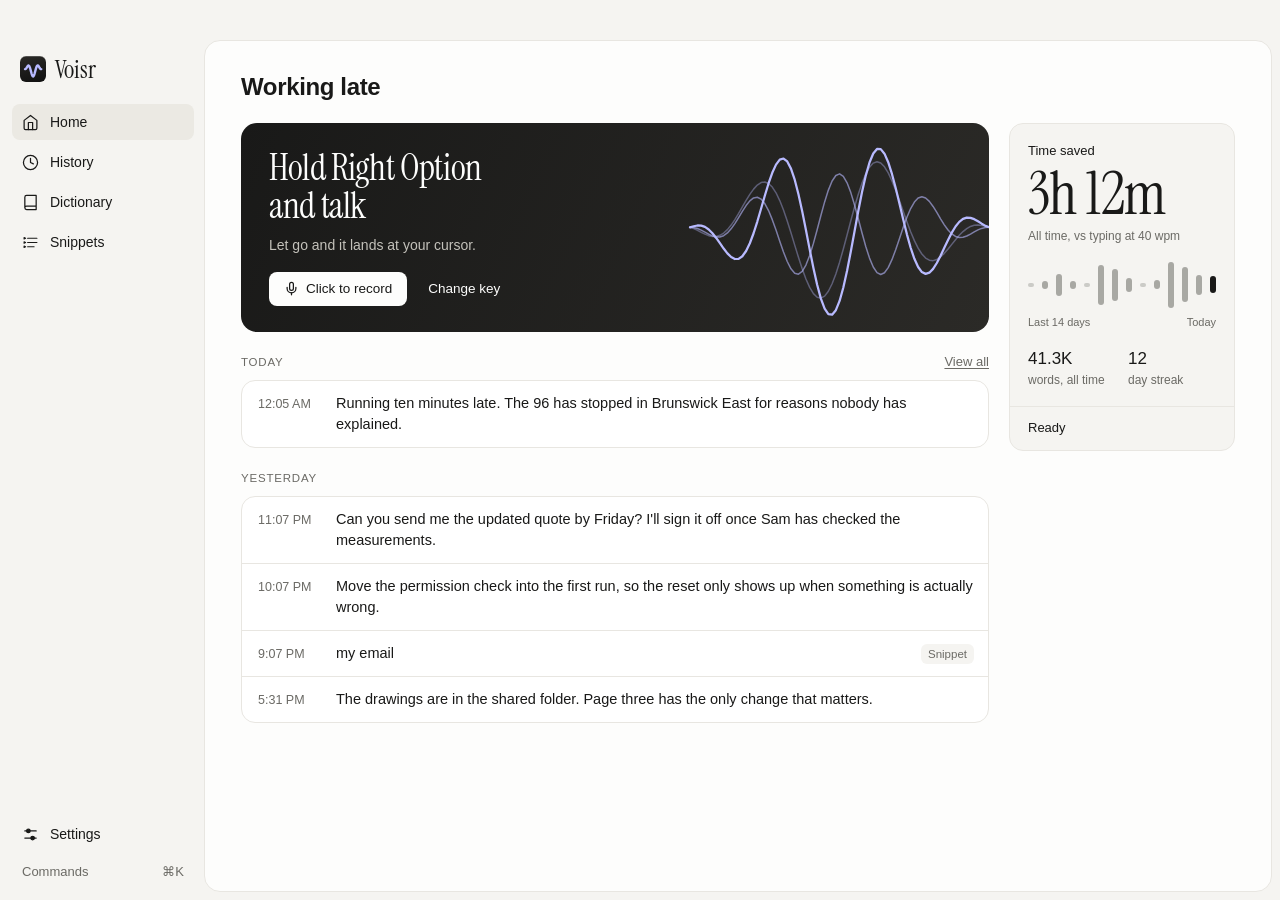
<file: voisr/web/index.html>
<!DOCTYPE html>
<html lang="en">
<head>
<meta charset="UTF-8">
<meta name="viewport" content="width=device-width, initial-scale=1">
<title>Voisr</title>
<link rel="stylesheet" href="css/tokens.css">
<link rel="stylesheet" href="css/base.css">
<link rel="stylesheet" href="css/components.css">
<link rel="stylesheet" href="css/views.css">
<link rel="stylesheet" href="css/first-run.css">
<script>
  /* Resolve the stored preference before paint. main.js re-applies this once
     the config has loaded; until then, follow the system. */
  document.documentElement.dataset.appearance =
    window.matchMedia("(prefers-color-scheme: dark)").matches ? "dark" : "light";
</script>
</head>
<body>
<div class="shell">

  <aside class="sidebar">
    <div class="brand">
      <span class="brand-mark" aria-hidden="true">
        <svg viewBox="0 0 100 100" fill="none" stroke="currentColor" stroke-width="12" stroke-linecap="round" stroke-linejoin="round"><path id="brand-wave" d="M10.00 50.00L11.82 48.92L13.64 47.61L15.45 46.53L17.27 45.97L19.09 46.14L20.91 47.18L22.73 49.15L24.55 51.98L26.36 55.53L28.18 59.55L30.00 63.76L31.82 67.78L33.64 71.28L35.45 73.92L37.27 75.42L39.09 75.57L40.91 74.27L42.73 71.53L44.55 67.47L46.36 62.30L48.18 56.36L50.00 50.00L51.82 43.64L53.64 37.70L55.45 32.53L57.27 28.47L59.09 25.73L60.91 24.43L62.73 24.58L64.55 26.08L66.36 28.72L68.18 32.22L70.00 36.24L71.82 40.45L73.64 44.47L75.45 48.02L77.27 50.85L79.09 52.82L80.91 53.86L82.73 54.03L84.55 53.47L86.36 52.39L88.18 51.08L90.00 50.00"/></svg>
      </span>
      <span class="brand-name">Voisr</span>
    </div>

    <nav class="nav" aria-label="Main">
      <span class="nav-glide" id="nav-glide" aria-hidden="true"></span>
      <button class="nav-item active" id="nav-home" data-view="home">
        <svg viewBox="0 0 24 24" fill="none" stroke="currentColor" stroke-width="1.75" stroke-linecap="round" stroke-linejoin="round" aria-hidden="true"><path d="m3 9 9-7 9 7v11a2 2 0 0 1-2 2H5a2 2 0 0 1-2-2z"/><polyline points="9 22 9 12 15 12 15 22"/></svg>
        Home
      </button>
      <button class="nav-item" data-view="history">
        <svg viewBox="0 0 24 24" fill="none" stroke="currentColor" stroke-width="1.75" stroke-linecap="round" stroke-linejoin="round" aria-hidden="true"><circle cx="12" cy="12" r="10"/><polyline points="12 6 12 12 16 14"/></svg>
        History
      </button>
      <button class="nav-item" data-view="dictionary">
        <svg viewBox="0 0 24 24" fill="none" stroke="currentColor" stroke-width="1.75" stroke-linecap="round" stroke-linejoin="round" aria-hidden="true"><path d="M4 19.5v-15A2.5 2.5 0 0 1 6.5 2H20v20H6.5a2.5 2.5 0 0 1 0-5H20"/></svg>
        Dictionary
      </button>
      <button class="nav-item" data-view="snippets">
        <svg viewBox="0 0 24 24" fill="none" stroke="currentColor" stroke-width="1.75" stroke-linecap="round" stroke-linejoin="round" aria-hidden="true"><path d="M8 6h13"/><path d="M8 12h13"/><path d="M8 18h9"/><path d="m3 5 2 1-2 1z"/><path d="m3 11 2 1-2 1z"/><path d="m3 17 2 1-2 1z"/></svg>
        Snippets
      </button>
      <button class="nav-item nav-settings" data-view="settings">
        <svg viewBox="0 0 24 24" fill="none" stroke="currentColor" stroke-width="1.75" stroke-linecap="round" stroke-linejoin="round" aria-hidden="true"><line x1="4" x2="20" y1="7" y2="7"/><circle cx="9" cy="7" r="2.5" fill="currentColor"/><line x1="4" x2="20" y1="17" y2="17"/><circle cx="15" cy="17" r="2.5" fill="currentColor"/></svg>
        Settings
      </button>
    </nav>

    <div class="sidebar-foot">
      <button type="button" class="commands-btn" id="commands-open">
        <span>Commands</span><span>⌘K</span>
      </button>
    </div>
  </aside>

  <main class="main">

    <!-- HOME -->
    <section class="view" id="view-home">
      <header class="page-head">
        <h1 id="greeting">Welcome back</h1>
      </header>

      <div class="home-layout">
        <div class="home-main">
          <!-- The key hint and click to record. Hidden while a permission or a
               stopped listener makes "hold this key" untrue: #perm-strip takes
               its place. See apply() in js/views/home.js. -->
          <section class="banner home-hero" id="home-hero" aria-label="Dictate">
            <div class="banner-wave" id="home-wave" data-wave></div>
            <!-- Both layers share one grid cell, so a recording can't change the
                 banner's height. -->
            <div class="hero-copy">
              <div class="hero-layer hero-idle">
                <h2 class="banner-title">Hold <span id="ptt-key-name">your key</span><br>and talk</h2>
                <p class="banner-sub" id="home-hint">Let go and it lands at your cursor.</p>
              </div>
              <div class="hero-layer hero-live">
                <h2 class="banner-title"><span id="record-title"></span> <span class="hero-time" id="record-time">0:00</span></h2>
                <p class="banner-sub" id="record-status" role="status"></p>
              </div>
            </div>
            <p class="hero-error" id="record-error" role="alert"></p>
            <div class="banner-actions">
              <button id="record-btn" class="btn-on-hero" type="button">
                <svg class="record-icon" viewBox="0 0 24 24" fill="none" stroke="currentColor" stroke-width="2" stroke-linecap="round" stroke-linejoin="round" aria-hidden="true"><path d="M12 2a3 3 0 0 0-3 3v7a3 3 0 0 0 6 0V5a3 3 0 0 0-3-3z"/><path d="M19 10v2a7 7 0 0 1-14 0v-2"/><line x1="12" x2="12" y1="19" y2="22"/></svg>
                <span id="record-label">Click to record</span>
              </button>
              <button id="change-key" class="btn-ghost-on-hero" type="button">Change key</button>
            </div>
          </section>

          <div id="perm-strip" class="perm-strip" aria-live="polite" hidden></div>

          <div class="home-feed">
            <button class="link-btn home-view-all" id="home-view-all" type="button" data-view="history" hidden>View all</button>
            <div id="recent-groups"></div>
            <p id="recent-empty" class="empty" hidden>Nothing yet. Your dictations land here, newest first.</p>
          </div>
        </div>

        <aside class="home-stats" aria-label="Your stats">
          <div class="stats-body">
            <div class="stat-lead">Time saved</div>
            <div class="stat-hero" id="stat-saved">0m</div>
            <p class="stat-note">All time, vs typing at 40 wpm</p>
            <div class="stat-wave-block" id="stat-wave-block" hidden>
              <div class="stat-wave" id="stat-wave" role="img"></div>
              <div class="stat-wave-axis" aria-hidden="true"><span>Last 14 days</span><span>Today</span></div>
            </div>
            <div class="stat-pair">
              <div><div class="stat-num" id="stat-words">0</div><div class="stat-unit">words, all time</div></div>
              <div><div class="stat-num" id="stat-streak">0</div><div class="stat-unit">day streak</div></div>
            </div>
          </div>
          <div class="home-status" id="home-status" aria-live="polite"></div>
        </aside>
      </div>
    </section>

    <!-- HISTORY -->
    <section class="view" id="view-history" hidden>
      <header class="page-head">
        <h1>History</h1>
        <div class="export-control">
          <button id="history-export" class="btn-primary" type="button"
                  aria-haspopup="true" aria-expanded="false">Export…</button>
          <div id="export-popover" class="popover" hidden>
            <p class="popover-title">Export all dictations</p>
            <button type="button" class="export-fmt" id="export-fmt-txt" data-fmt="txt">Plain text (.txt)</button>
            <button type="button" class="export-fmt" id="export-fmt-md" data-fmt="md">Markdown (.md)</button>
            <button type="button" class="export-fmt" id="export-fmt-json" data-fmt="json">JSON (.json)</button>
          </div>
        </div>
      </header>

      <section class="banner" id="history-banner">
        <div class="banner-wave" data-wave></div>
        <h2 class="banner-title">Your history stays on this Mac</h2>
        <p class="banner-sub">Search it, copy it, export it. Voisr doesn't keep it anywhere else.</p>
      </section>

      <div class="search-field" id="history-search-field">
        <svg viewBox="0 0 24 24" fill="none" stroke="currentColor" stroke-width="2" stroke-linecap="round" stroke-linejoin="round" aria-hidden="true"><circle cx="11" cy="11" r="8"/><path d="m21 21-4.3-4.3"/></svg>
        <input id="history-search" type="search" aria-label="Search dictations"
               placeholder="Search dictations  ⌘F" autocomplete="off">
      </div>

      <div id="history-groups"></div>
      <button id="history-more" class="btn-secondary history-more" type="button" hidden>Load more</button>
      <p id="history-empty" class="empty" hidden></p>
    </section>

    <!-- DICTIONARY -->
    <section class="view" id="view-dictionary" hidden>
      <header class="page-head">
        <h1>Dictionary</h1>
        <button id="dict-add" class="btn-primary" type="button">Add new</button>
      </header>

      <div class="tabs">
        <div class="tab-list" id="dict-tabs" role="group" aria-label="Filter words">
          <button class="tab active" type="button" aria-pressed="true" data-tab="all">All<span class="tab-count" id="dict-count-all"></span></button>
          <button class="tab" type="button" aria-pressed="false" data-tab="suggestions">Suggestions<span class="tab-count" id="dict-count-suggestions"></span></button>
          <button class="tab" type="button" aria-pressed="false" data-tab="auto">Auto-added<span class="tab-count" id="dict-count-auto"></span></button>
        </div>
        <div class="tab-tools">
          <input id="dict-search" class="tab-search" type="search" aria-label="Filter words"
                 placeholder="Filter words" autocomplete="off" hidden>
          <button id="dict-search-open" class="icon-btn" type="button" aria-label="Filter words" aria-expanded="false">
            <svg viewBox="0 0 24 24" fill="none" stroke="currentColor" stroke-width="2" stroke-linecap="round" stroke-linejoin="round" aria-hidden="true"><circle cx="11" cy="11" r="8"/><path d="m21 21-4.3-4.3"/></svg>
          </button>
        </div>
      </div>

      <form id="dict-form" class="group add-form" hidden>
        <div class="field">
          <label for="dict-spoken">Heard as</label>
          <input id="dict-spoken" type="text" placeholder="trademake" autocomplete="off" required>
        </div>
        <div class="field">
          <label for="dict-written">Replace with</label>
          <input id="dict-written" type="text" placeholder="TradeMate" autocomplete="off" required>
        </div>
        <div class="add-form-actions">
          <button type="submit" class="btn-primary">Add</button>
          <button type="button" id="dict-cancel" class="btn-quiet">Cancel</button>
        </div>
      </form>

      <section class="banner" id="dict-banner" hidden>
        <div class="banner-wave" data-wave></div>
        <h2 class="banner-title">Teach it the words it gets <em>wrong</em></h2>
        <p class="banner-sub">Map what it heard to what you meant. Each variant needs its own line.</p>
        <div class="banner-actions">
          <button id="dict-banner-add" class="btn-on-hero" type="button">Add a word</button>
        </div>
        <button id="dict-banner-close" class="banner-close" type="button" aria-label="Dismiss">
          <svg viewBox="0 0 24 24" fill="none" stroke="currentColor" stroke-width="2" stroke-linecap="round" stroke-linejoin="round" aria-hidden="true"><path d="M18 6 6 18"/><path d="m6 6 12 12"/></svg>
        </button>
      </section>

      <div id="dict-suggestions" hidden>
        <div class="date-row"><h2 class="date-label">Suggestions from your corrections</h2></div>
        <ul id="dict-suggestion-list" class="item-list suggest-list"></ul>
      </div>

      <div id="dict-words">
        <div class="date-row"><h2 class="date-label" id="dict-words-label">Your words</h2></div>
        <ul id="dict-list" class="item-list list-card"></ul>
      </div>
      <p id="dict-empty" class="empty" hidden></p>
    </section>

    <!-- SNIPPETS -->
    <section class="view" id="view-snippets" hidden>
      <header class="page-head">
        <h1>Snippets</h1>
        <button id="snippet-add" class="btn-primary" type="button">Add new</button>
      </header>

      <form id="snippet-form" class="group add-form snippet-form" hidden>
        <div class="field">
          <label for="snippet-trigger">When I say</label>
          <input id="snippet-trigger" type="text" placeholder="my email" autocomplete="off" required>
        </div>
        <div class="field">
          <label for="snippet-text">Paste this</label>
          <textarea id="snippet-text" rows="4" placeholder="you@example.com" spellcheck="false"></textarea>
        </div>
        <div class="add-form-actions">
          <button type="submit" class="btn-primary">Add</button>
          <button type="button" id="snippet-cancel" class="btn-quiet">Cancel</button>
        </div>
      </form>

      <section class="banner" id="snippet-banner" hidden>
        <div class="banner-wave" data-wave></div>
        <h2 class="banner-title">Say the short <em>version</em></h2>
        <p class="banner-sub">Say a phrase on its own and Voisr pastes your saved text, exactly as you wrote it.</p>
        <div class="banner-extra">
          <div class="banner-chips"><span class="banner-chip chip-said">“my email”</span><span class="chip-arrow" aria-hidden="true">→</span><span class="banner-chip">you@example.com</span></div>
          <div class="banner-chips"><span class="banner-chip chip-said">“sign off”</span><span class="chip-arrow" aria-hidden="true">→</span><span class="banner-chip">Thanks, Sam</span></div>
        </div>
        <div class="banner-actions">
          <button id="snippet-banner-add" class="btn-on-hero" type="button">Add a snippet</button>
        </div>
        <button id="snippet-banner-close" class="banner-close" type="button" aria-label="Dismiss">
          <svg viewBox="0 0 24 24" fill="none" stroke="currentColor" stroke-width="2" stroke-linecap="round" stroke-linejoin="round" aria-hidden="true"><path d="M18 6 6 18"/><path d="m6 6 12 12"/></svg>
        </button>
      </section>

      <div id="snippet-words">
        <div class="date-row"><h2 class="date-label">Your snippets</h2></div>
        <ul id="snippet-list" class="item-list list-card"></ul>
      </div>
      <p id="snippet-empty" class="empty" hidden></p>
      <p class="page-note">In a sentence, the phrase stays as spoken. History shows only the phrase.</p>
    </section>

  </main>
</div>

<!-- FIRST RUN -->
<!-- Covers the whole window until it's finished; js/views/first-run.js fills it. -->
<div id="first-run" class="first-run" hidden>
  <div id="first-run-progress" class="first-run-progress" role="img">
    <span></span><span></span><span></span>
  </div>
  <div id="first-run-step" class="first-run-step"></div>
</div>

<!-- SETTINGS -->
<!-- A pop-up over whichever page is open, not a page of its own. -->
<div id="settings-scrim" class="settings-scrim" tabindex="-1" hidden>
  <div id="settings-dialog" class="settings-dialog" role="dialog" aria-modal="true" aria-label="Settings" tabindex="-1">
    <nav id="settings-nav" class="settings-nav" aria-label="Settings sections">
      <span class="date-label settings-nav-title">Settings</span>
      <button type="button" class="settings-nav-item" data-section="dictation">
        <svg viewBox="0 0 24 24" fill="none" stroke="currentColor" stroke-width="1.75" stroke-linecap="round" stroke-linejoin="round" aria-hidden="true"><path d="M12 2a3 3 0 0 0-3 3v7a3 3 0 0 0 6 0V5a3 3 0 0 0-3-3z"/><path d="M19 10v2a7 7 0 0 1-14 0v-2"/><line x1="12" x2="12" y1="19" y2="22"/></svg>
        Dictation
      </button>
      <button type="button" class="settings-nav-item" data-section="models">
        <svg viewBox="0 0 24 24" fill="none" stroke="currentColor" stroke-width="1.75" stroke-linecap="round" stroke-linejoin="round" aria-hidden="true"><rect width="16" height="16" x="4" y="4" rx="2"/><rect width="6" height="6" x="9" y="9" rx="1"/><path d="M9 1v3"/><path d="M15 1v3"/><path d="M9 20v3"/><path d="M15 20v3"/><path d="M20 9h3"/><path d="M20 14h3"/><path d="M1 9h3"/><path d="M1 14h3"/></svg>
        Models
      </button>
      <button type="button" class="settings-nav-item" data-section="key">
        <svg viewBox="0 0 24 24" fill="none" stroke="currentColor" stroke-width="1.75" stroke-linecap="round" stroke-linejoin="round" aria-hidden="true"><rect width="20" height="14" x="2" y="5" rx="2"/><path d="M6 9h.01"/><path d="M10 9h.01"/><path d="M14 9h.01"/><path d="M18 9h.01"/><path d="M7 15h10"/></svg>
        Push-to-talk
      </button>
      <button type="button" class="settings-nav-item" data-section="appearance">
        <svg viewBox="0 0 24 24" fill="none" stroke="currentColor" stroke-width="1.75" stroke-linecap="round" stroke-linejoin="round" aria-hidden="true"><circle cx="12" cy="12" r="10"/><path d="M12 2a10 10 0 0 0 0 20z" fill="currentColor"/></svg>
        Appearance
      </button>
      <button type="button" class="settings-nav-item" data-section="privacy">
        <svg viewBox="0 0 24 24" fill="none" stroke="currentColor" stroke-width="1.75" stroke-linecap="round" stroke-linejoin="round" aria-hidden="true"><path d="M20 13c0 5-3.5 7.5-7.7 9a1 1 0 0 1-.6 0C7.5 20.5 4 18 4 13V6a1 1 0 0 1 1-1c2 0 4.5-1.2 6.2-2.7a1.2 1.2 0 0 1 1.6 0C14.5 3.8 17 5 19 5a1 1 0 0 1 1 1z"/></svg>
        Privacy &amp; data
      </button>
    </nav>

    <div id="settings-body" class="settings-body">
      <section class="settings-section" data-section="dictation">
        <h1 class="heading-serif settings-title">Dictation</h1>
        <div class="group">
          <div class="setting-row has-more">
            <div class="setting-copy">
              <h3>Auto-paste in hotkey mode</h3>
              <p class="setting-desc">Paste straight into the app you're in. Needs Accessibility.</p>
              <details class="more">
                <summary>How consecutive dictations join</summary>
                <p class="setting-desc">With screen context on, Voisr reads the text around your cursor and adds a space only after a word or sentence. Where it can't read the field, dictations in the same app within five minutes are joined with a space, unless you typed or clicked the mouse in between.</p>
              </details>
            </div>
            <label class="switch">
              <input type="checkbox" id="paste-toggle" aria-label="Auto-paste in hotkey mode">
              <span class="slider" aria-hidden="true"></span>
            </label>
          </div>
          <div class="setting-row">
            <div class="setting-copy">
              <h3>Clipboard fallback</h3>
              <p class="setting-desc">Copied when auto-paste is off or blocked. After a successful auto-paste your previous clipboard is put back.</p>
            </div>
            <span class="pill">Automatic</span>
          </div>
          <div class="setting-row has-more">
            <div class="setting-copy">
              <h3>Keep model loaded</h3>
              <p class="setting-desc">Keeps the next dictation from waiting on a model load. Holds about 0.7&nbsp;GB for Small while loaded.</p>
              <details class="more">
                <summary>More</summary>
                <p class="setting-desc">Voisr loads the model when you start talking and keeps it in memory, so the next dictation skips the model load. That saved roughly half a second to a second in tests, and varies. While it is loaded it uses about 0.7&nbsp;GB of memory for Small and 0.3&nbsp;GB for Base (more for bigger models), then frees it after the time you pick. &ldquo;Immediately&rdquo; reloads the model for every dictation and keeps no memory. Everything stays on this Mac.</p>
              </details>
            </div>
            <select id="unload-select" class="select" aria-label="Keep model loaded">
              <option value="never">Never unload</option>
              <option value="immediately">Immediately</option>
              <option value="min2">After 2 minutes</option>
              <option value="min5">After 5 minutes</option>
              <option value="min10">After 10 minutes</option>
              <option value="min15">After 15 minutes</option>
              <option value="hour1">After 1 hour</option>
            </select>
          </div>
        </div>
      </section>

      <section class="settings-section" data-section="models" hidden>
        <h1 class="heading-serif settings-title">Models</h1>
        <p class="settings-lead">All models run on this Mac and are English only. <span id="model-system"></span></p>
        <div id="model-list" class="group model-list"></div>
      </section>

      <section class="settings-section" data-section="key" hidden>
        <h1 class="heading-serif settings-title">Push-to-talk</h1>
        <div class="group">
          <div class="setting-row">
            <div class="setting-copy">
              <h3>Push-to-talk key</h3>
              <p class="setting-desc">Hold it in any app to dictate; release to transcribe and paste.</p>
              <p class="setting-status" id="hotkey-status"></p>
            </div>
            <div class="key-control" id="key-control">
              <kbd class="keycap" id="hotkey-cap" hidden></kbd>
              <span class="key-name" id="hotkey-current" aria-live="polite">…</span>
              <button type="button" class="btn-quiet" id="hotkey-capture">Change</button>
            </div>
          </div>
          <div class="setting-row">
            <div class="setting-copy">
              <h3>Recording widget</h3>
              <p class="setting-desc">Show the floating pill while you hold the key.</p>
            </div>
            <label class="switch">
              <input type="checkbox" id="widget-toggle" aria-label="Recording widget">
              <span class="slider" aria-hidden="true"></span>
            </label>
          </div>
          <div class="setting-row">
            <div class="setting-copy">
              <h3>Launch at login</h3>
              <p class="setting-desc">Start Voisr automatically so the key always works.</p>
            </div>
            <label class="switch">
              <input type="checkbox" id="launch-toggle" aria-label="Launch at login">
              <span class="slider" aria-hidden="true"></span>
            </label>
          </div>
        </div>
      </section>

      <section class="settings-section" data-section="appearance" hidden>
        <h1 class="heading-serif settings-title">Appearance</h1>
        <div class="settings-block">
          <h3 class="settings-subhead">Theme</h3>
          <div class="group">
            <div id="appearance-grid" class="pick-grid" role="radiogroup" aria-label="Theme"></div>
          </div>
        </div>
        <div class="settings-block">
          <h3 class="settings-subhead">Pill</h3>
          <div class="group">
            <div id="theme-grid" class="pick-grid" role="radiogroup" aria-label="Pill theme"></div>
            <div class="setting-row">
              <div class="setting-copy">
                <h3>Pill colour</h3>
                <p class="setting-desc">Recolour the bars, or Quiet's transcribing dots. The animation stays.</p>
              </div>
              <button type="button" id="color-open" class="btn-quiet swatch-btn" aria-expanded="false">
                <span class="swatch" id="color-swatch"></span>
                <span id="color-hex">Theme default</span>
              </button>
            </div>
          </div>
        </div>
      </section>

      <section class="settings-section" data-section="privacy" hidden>
        <h1 class="heading-serif settings-title">Privacy &amp; data</h1>
        <div class="settings-block">
          <div class="group">
            <div class="setting-row has-more">
              <div class="setting-copy">
                <h3>Read the text around your cursor</h3>
                <p class="setting-desc">Spells names on screen correctly and checks your paste landed. Never reads password fields or password managers.</p>
                <details class="more">
                  <summary>More</summary>
                  <p class="setting-desc">While you dictate, Voisr reads the app you are in: the field you are typing in, the window title and nearby labels. That spells names on screen correctly and checks that your paste landed. The text stays in memory for that dictation and is never saved. It never reads password fields or password managers. Off: Voisr reads no text from other apps.</p>
                </details>
              </div>
              <label class="switch">
                <input type="checkbox" id="screen-context-toggle" aria-label="Read the text around your cursor">
                <span class="slider" aria-hidden="true"></span>
              </label>
            </div>
            <div class="setting-row has-more">
              <div class="setting-copy">
                <h3>Learn from my corrections</h3>
                <p class="setting-desc">For up to a minute after a paste, re-reads that field to spot words you fixed. Only the corrected words are saved.</p>
                <details class="more">
                  <summary>More</summary>
                  <p class="setting-desc">For up to a minute after a paste, Voisr re-reads that field to spot words you fixed, and suggests them in Dictionary. Only the corrected words are saved. Needs reading the text around your cursor.</p>
                </details>
              </div>
              <label class="switch">
                <input type="checkbox" id="learn-toggle" aria-label="Learn from my corrections">
                <span class="slider" aria-hidden="true"></span>
              </label>
            </div>
            <div class="setting-row has-more">
              <div class="setting-copy">
                <h3>Add safe corrections automatically</h3>
                <p class="setting-desc">After the same fix twice, adds it if it only changes capitals or the spelling of one unusual word.</p>
                <details class="more">
                  <summary>More</summary>
                  <p class="setting-desc">After you make the same fix twice, Voisr adds it to Dictionary without asking, if it only changes capitals or the spelling of one unusual word. Never common words or numbers. Everything else waits for you to accept it, and Dictionary marks what was added so you can remove it.</p>
                </details>
              </div>
              <label class="switch">
                <input type="checkbox" id="auto-add-toggle" aria-label="Add safe corrections automatically">
                <span class="slider" aria-hidden="true"></span>
              </label>
            </div>
          </div>
        </div>
        <div class="settings-block">
          <div class="group">
            <div class="setting-row">
              <div class="setting-copy">
                <h3>Audio stays here</h3>
                <p class="setting-desc">Goes to a temp file, whisper.cpp transcribes it on this Mac, then it's deleted. No accounts, no telemetry.</p>
              </div>
            </div>
            <div class="setting-row">
              <div class="setting-copy">
                <h3>Clear all history</h3>
                <p class="setting-desc">Permanently delete every stored dictation. This cannot be undone.</p>
              </div>
              <button type="button" id="clear-history" class="btn-danger">Clear…</button>
            </div>
          </div>
        </div>
      </section>
    </div>
  </div>

  <!-- Beside the dialog, not in it: the scrolling pane would cut it off. -->
  <div id="color-popover" class="popover" role="dialog" aria-label="Pill colour" hidden>
    <div class="wheel-wrap">
      <canvas id="color-wheel" width="200" height="200" aria-label="Custom pill colour"></canvas>
      <div id="wheel-thumb" hidden></div>
    </div>
    <div class="pill-preview" id="color-preview"></div>
    <button type="button" class="btn-quiet" id="color-reset">Theme default</button>
  </div>
</div>

<div id="palette" class="palette-scrim" hidden>
  <div class="palette" role="dialog" aria-modal="true" aria-label="Command palette">
    <input id="palette-input" class="palette-input" type="text"
           placeholder="Type a command…" autocomplete="off" spellcheck="false">
    <ul id="palette-list" class="palette-list" role="listbox"></ul>
  </div>
</div>
<div id="toast" class="toast" role="status" aria-live="polite" hidden></div>
<script src="js/api.js"></script>
<script src="js/ui.js"></script>
<script src="js/lists.js"></script>
<script src="js/idle.js"></script>
<script src="js/wave.js"></script>
<script src="js/logo-wave.js"></script>
<script src="js/palette.js"></script>
<script src="js/meter.js"></script>
<script src="js/wave-meter.js"></script>
<script src="js/views/home.js"></script>
<script src="js/views/history.js"></script>
<script src="js/views/dictionary.js"></script>
<script src="js/views/snippets.js"></script>
<script src="js/views/settings.js"></script>
<script src="js/views/first-run.js"></script>
<script src="js/main.js"></script>
</body>
</html>
</file>
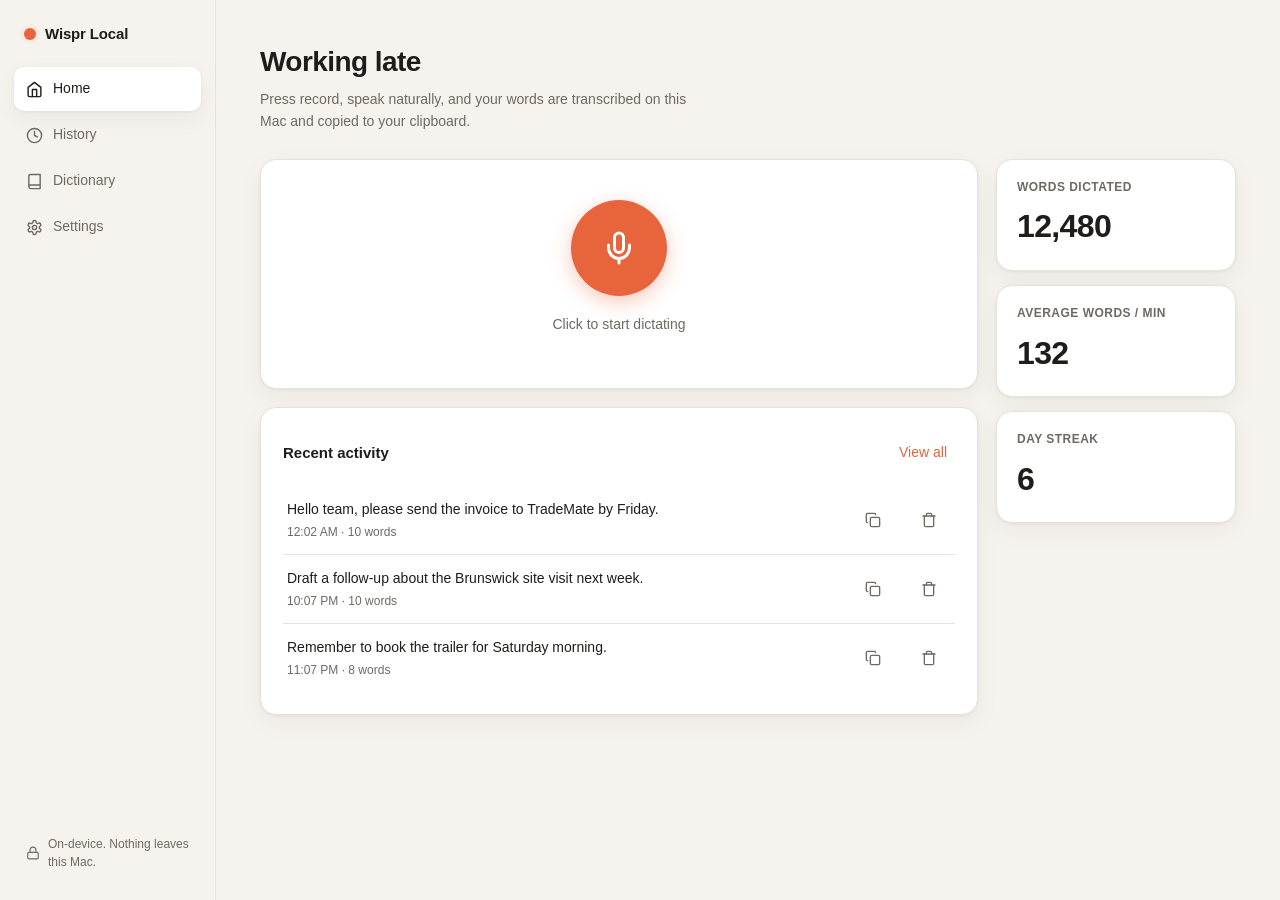
<file: wisprlocal/web/index.html>
<!DOCTYPE html>
<html lang="en">
<head>
<meta charset="UTF-8">
<meta name="viewport" content="width=device-width, initial-scale=1">
<title>Wispr Local</title>
<link rel="stylesheet" href="style.css">
</head>
<body>
<div class="shell">

  <aside class="sidebar">
    <div class="brand">
      <span class="brand-dot" aria-hidden="true"></span>
      <span class="brand-name">Wispr Local</span>
    </div>

    <nav class="nav" aria-label="Main">
      <button class="nav-item active" data-view="home">
        <svg viewBox="0 0 24 24" fill="none" stroke="currentColor" stroke-width="2" stroke-linecap="round" stroke-linejoin="round" aria-hidden="true"><path d="m3 9 9-7 9 7v11a2 2 0 0 1-2 2H5a2 2 0 0 1-2-2z"/><polyline points="9 22 9 12 15 12 15 22"/></svg>
        Home
      </button>
      <button class="nav-item" data-view="history">
        <svg viewBox="0 0 24 24" fill="none" stroke="currentColor" stroke-width="2" stroke-linecap="round" stroke-linejoin="round" aria-hidden="true"><circle cx="12" cy="12" r="10"/><polyline points="12 6 12 12 16 14"/></svg>
        History
      </button>
      <button class="nav-item" data-view="dictionary">
        <svg viewBox="0 0 24 24" fill="none" stroke="currentColor" stroke-width="2" stroke-linecap="round" stroke-linejoin="round" aria-hidden="true"><path d="M4 19.5v-15A2.5 2.5 0 0 1 6.5 2H20v20H6.5a2.5 2.5 0 0 1 0-5H20"/></svg>
        Dictionary
      </button>
      <button class="nav-item" data-view="settings">
        <svg viewBox="0 0 24 24" fill="none" stroke="currentColor" stroke-width="2" stroke-linecap="round" stroke-linejoin="round" aria-hidden="true"><path d="M12.22 2h-.44a2 2 0 0 0-2 2v.18a2 2 0 0 1-1 1.73l-.43.25a2 2 0 0 1-2 0l-.15-.08a2 2 0 0 0-2.73.73l-.22.38a2 2 0 0 0 .73 2.73l.15.1a2 2 0 0 1 1 1.72v.51a2 2 0 0 1-1 1.74l-.15.09a2 2 0 0 0-.73 2.73l.22.38a2 2 0 0 0 2.73.73l.15-.08a2 2 0 0 1 2 0l.43.25a2 2 0 0 1 1 1.73V20a2 2 0 0 0 2 2h.44a2 2 0 0 0 2-2v-.18a2 2 0 0 1 1-1.73l.43-.25a2 2 0 0 1 2 0l.15.08a2 2 0 0 0 2.73-.73l.22-.39a2 2 0 0 0-.73-2.73l-.15-.08a2 2 0 0 1-1-1.74v-.5a2 2 0 0 1 1-1.74l.15-.09a2 2 0 0 0 .73-2.73l-.22-.38a2 2 0 0 0-2.73-.73l-.15.08a2 2 0 0 1-2 0l-.43-.25a2 2 0 0 1-1-1.73V4a2 2 0 0 0-2-2z"/><circle cx="12" cy="12" r="3"/></svg>
        Settings
      </button>
    </nav>

    <div class="sidebar-foot">
      <svg viewBox="0 0 24 24" fill="none" stroke="currentColor" stroke-width="2" stroke-linecap="round" stroke-linejoin="round" aria-hidden="true"><rect width="18" height="11" x="3" y="11" rx="2" ry="2"/><path d="M7 11V7a5 5 0 0 1 10 0v4"/></svg>
      On-device. Nothing leaves this Mac.
    </div>
  </aside>

  <main class="main">

    <!-- HOME -->
    <section class="view" id="view-home">
      <header class="page-head">
        <h1 id="greeting">Welcome back</h1>
        <p class="sub">Press record, speak naturally, and your words are transcribed on this Mac and copied to your clipboard.</p>
      </header>

      <div class="home-grid">
        <div class="home-main">
          <div class="record-card card">
            <button id="record-btn" class="record-btn" aria-label="Start recording">
              <svg id="record-icon" viewBox="0 0 24 24" fill="none" stroke="currentColor" stroke-width="2" stroke-linecap="round" stroke-linejoin="round" aria-hidden="true"><path d="M12 2a3 3 0 0 0-3 3v7a3 3 0 0 0 6 0V5a3 3 0 0 0-3-3Z"/><path d="M19 10v2a7 7 0 0 1-14 0v-2"/><line x1="12" x2="12" y1="19" y2="22"/></svg>
            </button>
            <p id="record-status" class="record-status">Click to start dictating</p>
            <p id="record-error" class="record-error" role="alert"></p>
            <div id="record-result" class="record-result" hidden>
              <p id="result-text"></p>
              <span class="result-badge">
                <svg viewBox="0 0 24 24" fill="none" stroke="currentColor" stroke-width="2.5" stroke-linecap="round" stroke-linejoin="round" aria-hidden="true"><polyline points="20 6 9 17 4 12"/></svg>
                Copied to clipboard
              </span>
            </div>
          </div>

          <div class="card">
            <div class="card-head">
              <h2>Recent activity</h2>
              <button class="link-btn" data-view="history">View all</button>
            </div>
            <ul id="recent-list" class="item-list"></ul>
            <p id="recent-empty" class="empty" hidden>No dictations yet — your recent transcripts will appear here.</p>
          </div>
        </div>

        <div class="home-side">
          <div class="stat-card card">
            <span class="stat-label">Words dictated</span>
            <span class="stat-num" id="stat-words">0</span>
          </div>
          <div class="stat-card card">
            <span class="stat-label">Average words / min</span>
            <span class="stat-num" id="stat-wpm">0</span>
          </div>
          <div class="stat-card card">
            <span class="stat-label">Day streak</span>
            <span class="stat-num" id="stat-streak">0</span>
          </div>
        </div>
      </div>
    </section>

    <!-- HISTORY -->
    <section class="view" id="view-history" hidden>
      <header class="page-head">
        <h1>History</h1>
        <p class="sub">Every dictation, stored locally in <code>data/history.jsonl</code>.</p>
      </header>
      <div id="history-groups"></div>
      <p id="history-empty" class="empty" hidden>Nothing here yet. Record your first dictation from Home.</p>
    </section>

    <!-- DICTIONARY -->
    <section class="view" id="view-dictionary" hidden>
      <header class="page-head">
        <h1>Dictionary</h1>
        <p class="sub">When the transcriber mishears a name or term, map what it heard to what you meant. Every variant counts.</p>
      </header>
      <div class="card">
        <form id="dict-form" class="dict-form">
          <div class="field">
            <label for="dict-spoken">Heard as</label>
            <input id="dict-spoken" type="text" placeholder="trademake" autocomplete="off" required>
          </div>
          <div class="field">
            <label for="dict-written">Replace with</label>
            <input id="dict-written" type="text" placeholder="TradeMate" autocomplete="off" required>
          </div>
          <button type="submit" class="btn-primary">Add</button>
        </form>
        <ul id="dict-list" class="item-list"></ul>
        <p id="dict-empty" class="empty" hidden>No entries yet. Add one above.</p>
      </div>
    </section>

    <!-- SETTINGS -->
    <section class="view" id="view-settings" hidden>
      <header class="page-head">
        <h1>Settings</h1>
        <p class="sub">Stored in <code>config.json</code>, shared with the command-line modes.</p>
      </header>
      <div class="card settings-card">
        <div class="setting-row">
          <div>
            <h2>Copy to clipboard after dictation</h2>
            <p class="setting-desc">Each finished dictation is placed on your clipboard, ready to paste anywhere.</p>
          </div>
          <span class="pill">Always on</span>
        </div>
        <div class="setting-row">
          <div>
            <h2>Auto-paste in hotkey mode</h2>
            <p class="setting-desc">When using push-to-talk (<code>--mode hotkey</code>), also press Cmd-V into the app you're in. Needs Accessibility permission.</p>
          </div>
          <label class="switch">
            <input type="checkbox" id="paste-toggle">
            <span class="slider" aria-hidden="true"></span>
          </label>
        </div>
        <div class="setting-row">
          <div>
            <h2>Push-to-talk key</h2>
            <p class="setting-desc">Hold to record from any app: run <code>python -m wisprlocal.app --mode hotkey</code>. Needs Input Monitoring permission.</p>
          </div>
          <span class="pill" id="hotkey-pill">alt_r</span>
        </div>
        <div class="setting-row">
          <div>
            <h2>Privacy</h2>
            <p class="setting-desc">Audio is recorded to a temp file, transcribed by whisper.cpp on this Mac, then deleted. No network calls, no accounts, no telemetry.</p>
          </div>
          <span class="pill pill-good">Local only</span>
        </div>
      </div>
    </section>

  </main>
</div>

<div id="toast" class="toast" role="status" aria-live="polite" hidden></div>
<script src="app.js"></script>
</body>
</html>
</file>
<file: voisr/web/css/tokens.css>
/* Voisr design tokens.
   Near-white and near-black, with one signal colour that means "needs you":
   ultramarine in light, periwinkle in dark. Nothing else is coloured.

   There is no colour-scheme media query here on purpose. main.js resolves
   the "system" preference to a concrete light/dark via matchMedia and always
   writes data-appearance, so each palette is declared exactly once and a
   manual override wins without restating the other theme. A boot script in
   index.html's <head> sets the attribute before first paint. */

:root,
:root[data-appearance="light"] {
  /* surfaces */
  --bg: #F5F4F1;            /* sidebar, and the window behind the panel */
  --panel: #FDFDFC;         /* the inset panel */
  --surface: #FFFFFF;       /* row cards */
  --surface-2: #F5F4F1;     /* grey groups */
  --wash: #F5F4F1;          /* a hovered row */
  --active: #EBE9E3;        /* the active nav item */
  --chip: #EBE9E3;          /* quiet buttons */
  --border: #E8E6E1;

  /* text */
  --ink: #191918;
  --muted: #6B6A65;
  --on-ink: #FDFDFC;        /* text on a primary button, which is ink */

  /* needs you */
  --accent: #2A2FE0;
  --accent-hover: #2328C2;
  --accent-text: #2A2FE0;
  --accent-soft: #ECECFF;
  --on-accent: #FDFDFC;

  /* status: a warning is something that needs you, so it isn't a second hue */
  --success: #2B6E44;
  --success-soft: #E6F1EA;
  --warning: #2A2FE0;
  --warning-soft: #ECECFF;
  --destructive: #B92F26;
  --destructive-soft: #FBECEA;
  --ring: #191918;          /* keyboard focus: blue is taken */

  /* banner */
  --hero: #191918;
  --hero-2: #2B2A27;
  --hero-ink: #FDFDFC;
  --hero-muted: #C4C2BB;
  --hero-wave: #B8BAFF;
  --hero-chip: rgba(255, 255, 255, .14);

  /* command palette: dark raises it one step, see below */
  --palette-bg: #FDFDFC;
  --palette-edge: transparent;
  --palette-active: #F5F4F1;

  --switch-knob-off: #FFFFFF;
  --toast-action-bg: rgba(255, 255, 255, .14);
  --scrim: rgba(25, 25, 24, .42);
  --shadow: none;
  --shadow-pop: 0 24px 70px rgba(25, 25, 24, .32);

  /* the logo tile, the same in both themes */
  --tile-from: #2A2926;
  --tile-to: #101010;
  --tile-edge: rgba(255, 255, 255, .4);

  --font-sans: -apple-system, BlinkMacSystemFont, "SF Pro Text", "Helvetica Neue", sans-serif;
  --font-serif: "Instrument Serif", "New York", Georgia, serif;

  --radius-sm: 8px;         /* buttons, nav, inputs */
  --radius-md: 14px;        /* cards and groups */
  --radius-lg: 16px;        /* the panel and banners */
  --radius-xl: 20px;        /* the command palette */
  --titlebar-h: 40px;       /* the strip above the panel, under the traffic lights */

  --fast: 120ms;
  --base: 180ms;
  --slow: 240ms;
  --ease: cubic-bezier(.2, .8, .2, 1);

  color-scheme: light;
}

:root[data-appearance="dark"] {
  --bg: #141413;
  --panel: #1B1B19;
  --surface: #201F1D;
  --surface-2: #252422;
  --wash: #262523;
  --active: #2D2C29;
  --chip: #32312E;
  --border: #302F2C;

  --ink: #F2F1EC;
  --muted: #A5A49D;
  --on-ink: #191918;

  --accent: #B8BAFF;
  --accent-hover: #CBCCFF;
  --accent-text: #B8BAFF;
  --accent-soft: #27284F;
  --on-accent: #1B1B19;

  --success: #6FBF85;
  --success-soft: #1F3325;
  --warning: #B8BAFF;
  --warning-soft: #27284F;
  --destructive: #EE7C6E;
  --destructive-soft: #3A211D;
  --ring: #F2F1EC;

  --hero: #2B2A27;
  --hero-2: #201F1D;
  --hero-ink: #F2F1EC;
  --hero-muted: #BDBBB4;
  --hero-wave: #B8BAFF;
  --hero-chip: rgba(255, 255, 255, .14);

  /* shadows barely read on dark, so the palette is lifted by colour and edge */
  --palette-bg: #201F1D;
  --palette-edge: #302F2C;
  --palette-active: #2D2C29;

  --switch-knob-off: #FFFFFF;
  --toast-action-bg: rgba(25, 25, 24, .1);
  --scrim: rgba(25, 25, 24, .42);
  --shadow: none;
  --shadow-pop: 0 24px 70px rgba(0, 0, 0, .55);

  color-scheme: dark;
}
</file>
<file: voisr/web/css/base.css>
/* Instrument Serif ships in voisr/web/fonts (SIL OFL 1.1, see OFL.txt there).
   It is never fetched: nothing leaves this Mac, and that includes font requests. */
@font-face {
  font-family: "Instrument Serif";
  src: url("../fonts/InstrumentSerif-Regular.ttf") format("truetype");
  font-weight: 400;
  font-style: normal;
  font-display: block;
}

@font-face {
  font-family: "Instrument Serif";
  src: url("../fonts/InstrumentSerif-Italic.ttf") format("truetype");
  font-weight: 400;
  font-style: italic;
  font-display: block;
}

* { margin: 0; padding: 0; box-sizing: border-box; }

html, body { height: 100%; }

body {
  font-family: var(--font-sans);
  font-size: 14.5px;
  line-height: 1.45;
  color: var(--ink);
  background: var(--bg);
  -webkit-font-smoothing: antialiased;
  user-select: none;
}

code {
  font-family: ui-monospace, "SF Mono", Menlo, monospace;
  font-size: 12px;
  background: var(--surface-2);
  border: 1px solid var(--border);
  border-radius: 5px;
  padding: 1px 5px;
}

button { font: inherit; color: inherit; background: none; border: none; cursor: pointer; }

:focus-visible { outline: 2px solid var(--ring); outline-offset: 2px; border-radius: 6px; }

.shell { display: flex; height: 100vh; }

/* ---------- Sidebar ---------- */

/* Flat: the sidebar is the window's own background, and the panel sits inset
   on it. The top padding clears the native traffic lights. */
.sidebar {
  width: 204px;
  flex-shrink: 0;
  display: flex;
  flex-direction: column;
  padding: 56px 10px 12px 12px;
}

.brand {
  display: flex;
  align-items: center;
  gap: 9px;
  padding: 0 8px 22px;
}

.brand-mark {
  width: 26px; height: 26px;
  flex-shrink: 0;
  display: flex;
  align-items: center;
  justify-content: center;
  border-radius: 23%;
  background: linear-gradient(165deg, var(--tile-from), var(--tile-to));
  box-shadow: inset 0 .5px 0 var(--tile-edge);
  color: var(--hero-wave);
}

.brand-mark svg { width: 78%; height: 78%; display: block; }

.brand-name { font-family: var(--font-serif); font-size: 25px; line-height: 1; }

/* Fills the sidebar so Settings can sit at the bottom and still be one of the
   items the glide measures against this element. */
.nav { position: relative; flex: 1; min-height: 0; display: flex; flex-direction: column; gap: 4px; }

/* the active item's surface: one element that glides between items
   (main.js glideTo), transitions on only after its first placement */
.nav-glide {
  position: absolute; top: 0; left: 0; right: 0;
  border-radius: var(--radius-sm);
  background: var(--active);
  pointer-events: none;
}
.nav-glide.is-live { transition: transform 180ms var(--ease); }

.nav-item {
  position: relative;  /* paints above .nav-glide */
  display: flex;
  align-items: center;
  gap: 11px;
  height: 36px;
  flex-shrink: 0;
  padding: 0 10px;
  border-radius: var(--radius-sm);
  font-size: 14px;
  color: var(--ink);
}

.nav-item svg { width: 17px; height: 17px; flex-shrink: 0; }

.nav-settings { margin-top: auto; }

@media (hover: hover) and (pointer: fine) {
  .nav-item:hover { background: color-mix(in srgb, var(--active) 55%, transparent); }
}

/* the surface is .nav-glide's; hovering the active item doesn't tint over it */
.nav-item.active, .nav-item.active:hover { background: transparent; font-weight: 500; }

/* the mic is open (set by views/home.js); visible from every view */
.nav-item[data-recording="true"]::after {
  content: ""; margin-left: auto;
  width: 7px; height: 7px; border-radius: 50%;
  background: var(--accent);
}

.sidebar-foot { margin-top: 4px; display: flex; flex-direction: column; gap: 4px; }

.commands-btn {
  display: flex;
  align-items: center;
  justify-content: space-between;
  height: 32px;
  padding: 0 10px;
  border-radius: var(--radius-sm);
  font-size: 13px;
  color: var(--muted);
}

@media (hover: hover) and (pointer: fine) {
  .commands-btn:hover { color: var(--ink); }
}

/* ---------- Panel ---------- */

/* .main is the one scroll container for every view. */
.main {
  --main-pad-b: 28px;
  flex: 1;
  min-width: 0;
  margin: var(--titlebar-h) 8px 8px 0;
  padding: 28px 36px var(--main-pad-b);
  overflow-y: auto;
  background: var(--panel);
  border: 1px solid var(--border);
  border-radius: var(--radius-lg);
}

/* pages are a centred 720 px column; Home alone takes the panel's full width
   for its stats column */
.view { width: 100%; max-width: 720px; margin: 0 auto; }
#view-home { max-width: none; }

/* a page title, and at most one black button on the right */
.page-head {
  display: flex;
  flex-wrap: wrap;
  align-items: center;
  justify-content: space-between;
  gap: 6px 16px;
  min-height: 36px;
  margin-bottom: 18px;
}

.page-head h1 { font-size: 24px; font-weight: 600; line-height: 1.2; letter-spacing: -.015em; }

.page-head > .sub, .page-head > .page-head-row { flex: 1 1 100%; }

.sub { color: var(--muted); max-width: 58ch; }

/* a label over a list, with room for one quiet action on the right */
.date-row {
  display: flex;
  align-items: center;
  justify-content: space-between;
  gap: 12px;
  min-height: 18px;
  margin: 22px 0 8px;
}

.date-label {
  font-size: 11.5px;
  font-weight: 500;
  letter-spacing: .07em;
  text-transform: uppercase;
  color: var(--muted);
}

/* the serif at heading size: Settings headings, and first run at a larger size */
.heading-serif {
  font-family: var(--font-serif);
  font-size: 36px;
  font-weight: 400;
  line-height: 1.06;
  letter-spacing: -.01em;
}

/* ---------- Transitions ---------- */

.view.entering { animation: view-in var(--slow) var(--ease); }

@keyframes view-in {
  from { opacity: 0; transform: translateY(4px); }
  to   { opacity: 1; transform: none; }
}

/* The row stagger plays when a page opens or a list first fills
   (js/lists.js adds .is-staggering), never on a refresh: a refresh moves
   only the rows that changed. */
.item-list.is-staggering .item-row { animation: row-in var(--base) var(--ease) both; }
/* stagger only the first ten rows — a long list must never crawl */
.item-list.is-staggering .item-row:nth-child(1) { animation-delay: 0ms; }
.item-list.is-staggering .item-row:nth-child(2) { animation-delay: 20ms; }
.item-list.is-staggering .item-row:nth-child(3) { animation-delay: 40ms; }
.item-list.is-staggering .item-row:nth-child(4) { animation-delay: 60ms; }
.item-list.is-staggering .item-row:nth-child(5) { animation-delay: 80ms; }
.item-list.is-staggering .item-row:nth-child(6) { animation-delay: 100ms; }
.item-list.is-staggering .item-row:nth-child(7) { animation-delay: 120ms; }
.item-list.is-staggering .item-row:nth-child(8) { animation-delay: 140ms; }
.item-list.is-staggering .item-row:nth-child(9) { animation-delay: 160ms; }
.item-list.is-staggering .item-row:nth-child(n+10) { animation-delay: 180ms; }

@keyframes row-in { from { opacity: 0; } to { opacity: 1; } }

/* a new, restored or edited row: holds a grey for the first 35%, then fades.
   It outranks the stagger, including reduced motion's `none` below: a row
   that lands while a page opens still shows where it went. Grey, because a
   landing row doesn't need you. */
.item-row.is-landed,
.item-list.is-staggering .item-row.is-landed { animation: wash 1.6s linear; }
@keyframes wash { 0%, 35% { background: var(--active); } 100% { background: transparent; } }

@media (prefers-reduced-motion: reduce) {
  /* the wash stays: it is colour, not movement */
  .view.entering, .item-list.is-staggering .item-row { animation: none; }
  .nav-glide.is-live { transition: none; }
}
</file>
<file: voisr/web/css/components.css>
/* Shared components. Sizes come from the design: buttons 34, inputs 36, cards
   radius 14, full-width button radius 10. Colours come only from tokens.css. */

/* ---------- Buttons ---------- */

.btn-primary, .btn-secondary, .btn-quiet, .btn-signal, .btn-danger,
.btn-on-hero, .btn-ghost-on-hero {
  display: inline-flex;
  align-items: center;
  justify-content: center;
  gap: 7px;
  flex: none;
  height: 34px;
  padding: 0 14px;
  border: 1px solid transparent;
  border-radius: var(--radius-sm);
  font-size: 13.5px;
  font-weight: 500;
  white-space: nowrap;
  transition: background var(--fast) ease-out, transform var(--fast) ease-out;
}

.btn-primary svg, .btn-secondary svg, .btn-quiet svg, .btn-signal svg,
.btn-on-hero svg, .btn-ghost-on-hero svg { width: 15px; height: 15px; }

.btn-primary { background: var(--ink); color: var(--on-ink); }
.btn-secondary { background: var(--surface); color: var(--ink); border-color: var(--border); }
.btn-quiet { background: var(--chip); color: var(--ink); }
.btn-signal { background: var(--accent); color: var(--on-accent); }
.btn-danger { background: var(--chip); color: var(--destructive); }

/* armed (awaiting confirm click) must be unmistakable, not just a label swap */
.btn-danger.armed { background: var(--destructive); color: var(--on-accent); }

/* on a dark banner, in both themes */
.btn-on-hero { background: var(--hero-ink); color: var(--hero); }
.btn-ghost-on-hero { color: var(--hero-ink); }

/* a full-width action, first run's */
.btn-full { width: 100%; height: 48px; border-radius: 10px; font-size: 15px; }

@media (hover: hover) and (pointer: fine) {
  .btn-primary:hover { background: color-mix(in srgb, var(--ink) 86%, var(--panel)); }
  .btn-secondary:hover { background: var(--wash); }
  .btn-quiet:hover, .btn-danger:hover { background: color-mix(in srgb, var(--chip) 90%, var(--ink)); }
  .btn-signal:hover { background: var(--accent-hover); }
  .btn-danger.armed:hover { background: var(--destructive); }
  .btn-on-hero:hover { background: color-mix(in srgb, var(--hero-ink) 88%, var(--hero)); }
  .btn-ghost-on-hero:hover { background: var(--hero-chip); }
}

.btn-primary:active, .btn-secondary:active, .btn-quiet:active, .btn-signal:active,
.btn-danger:active, .btn-on-hero:active, .btn-ghost-on-hero:active,
.icon-btn:active { transform: scale(.97); }

.btn-primary:disabled, .btn-secondary:disabled, .btn-quiet:disabled,
.btn-signal:disabled, .btn-danger:disabled {
  opacity: .5; cursor: default; transform: none;
}

/* "View all" */
.link-btn {
  font-size: 13px;
  color: var(--muted);
  text-decoration: underline;
  text-underline-offset: 2px;
}

/* "Edit", "Remove" */
.text-btn { flex: none; padding: 4px 6px; border-radius: 6px; font-size: 13px; color: var(--muted); }

@media (hover: hover) and (pointer: fine) {
  .link-btn:hover, .text-btn:hover { color: var(--ink); }
}

.icon-btn {
  width: 28px; height: 28px;
  flex-shrink: 0;
  display: flex;
  align-items: center;
  justify-content: center;
  border-radius: 6px;
  color: var(--ink);
  transition: transform var(--fast) ease-out;
}

.icon-btn svg { width: 15px; height: 15px; }

@media (hover: hover) and (pointer: fine) {
  .icon-btn:hover { background: var(--active); }
  .icon-btn.danger:hover { background: var(--destructive-soft); color: var(--destructive); }
}

@media (prefers-reduced-motion: reduce) {
  .btn-primary, .btn-secondary, .btn-quiet, .btn-signal, .btn-danger,
  .btn-on-hero, .btn-ghost-on-hero, .icon-btn { transition: background var(--fast) ease-out; }
  .btn-primary:active, .btn-secondary:active, .btn-quiet:active, .btn-signal:active,
  .btn-danger:active, .btn-on-hero:active, .btn-ghost-on-hero:active,
  .icon-btn:active { transform: none; }
}

/* ---------- Banner ---------- */

/* Each page's lead. The wave is drawn by js/wave.js into `.banner-wave`, and
   it goes when there isn't room for it beside the words. */
.banner {
  position: relative;
  overflow: hidden;
  flex: none;
  container-type: inline-size;
  display: flex;
  flex-direction: column;
  align-items: flex-start;
  gap: 10px;
  padding: 26px 28px;
  border-radius: var(--radius-lg);
  background: linear-gradient(115deg, var(--hero), var(--hero-2));
  color: var(--hero-ink);
}

.banner :focus-visible { outline-color: var(--hero-ink); }

.banner-wave {
  position: absolute;
  top: 0; right: 0;
  width: 40%; height: 100%;
  color: var(--hero-wave);
  pointer-events: none;
}

.banner-wave svg { display: block; width: 100%; height: 100%; overflow: visible; }

.banner-wave path {
  fill: none;
  stroke: currentColor;
  stroke-linecap: round;
  stroke-linejoin: round;
  vector-effect: non-scaling-stroke;
}

.banner-title, .banner-sub, .banner-extra, .banner-actions { position: relative; }

.banner-title, .banner-sub { max-width: 57%; }

.banner-title {
  font-family: var(--font-serif);
  font-size: 36px;
  font-weight: 400;
  line-height: 1.06;
  letter-spacing: -.01em;
}

.banner-sub { font-size: 14px; color: var(--hero-muted); }

.banner-extra { display: flex; flex-direction: column; gap: 6px; margin-top: 4px; }

.banner-chip {
  display: inline-flex;
  align-items: center;
  height: 30px;
  padding: 0 10px;
  border-radius: 7px;
  background: var(--hero-chip);
  font-size: 13px;
  white-space: nowrap;
}

.banner-actions { display: flex; flex-wrap: wrap; gap: 6px; margin-top: 6px; }

.banner-close {
  position: absolute;
  top: 12px; right: 12px;
  width: 28px; height: 28px;
  display: flex;
  align-items: center;
  justify-content: center;
  border-radius: 14px;
  background: var(--hero-chip);
  color: var(--hero-ink);
}

.banner-close svg { width: 14px; height: 14px; }

@container (max-width: 440px) {
  .banner-wave { display: none; }
  .banner-title, .banner-sub { max-width: none; }
  .banner:has(> .banner-close) .banner-title { padding-right: 24px; }
}

/* A permission is blocking dictation: the one loud thing in the app. */
.banner-needs-you {
  padding: 24px 26px;
  background: var(--accent-soft);
  color: var(--ink);
}

.banner-needs-you :focus-visible { outline-color: var(--ring); }
.banner-needs-you .banner-title { max-width: none; font-size: 34px; line-height: 1.08; }
.banner-needs-you .banner-sub { max-width: none; line-height: 1.5; color: var(--ink); }
.banner-needs-you .banner-actions { margin-top: 4px; }

/* ---------- Cards and groups ---------- */

.card {
  background: var(--surface);
  border: 1px solid var(--border);
  border-radius: var(--radius-md);
  padding: 0 16px;
}

.card-head {
  display: flex;
  align-items: center;
  justify-content: space-between;
  margin-bottom: 12px;
}

.card h2 { font-size: 15px; font-weight: 600; }

/* grey groups: Settings' rows, and the adding forms (which set padding: 16px) */
.group {
  background: var(--surface-2);
  border-radius: var(--radius-md);
  padding: 3px 18px;
}

/* ---------- Lists (recent, history, dictionary) ---------- */

.item-list { list-style: none; }

/* A list that is itself the card. */
.list-card {
  background: var(--surface);
  border: 1px solid var(--border);
  border-radius: var(--radius-md);
  overflow: hidden;
}

.list-card:empty { display: none; }

.item-row {
  position: relative;
  display: flex;
  align-items: baseline;
  gap: 10px;
  padding: 12px 14px 12px 16px;
  border-top: 1px solid var(--border);
}

.item-list .item-row:first-child { border-top: none; }

/* a row of label and action: Dictionary, Snippets */
.item-row.is-plain {
  align-items: center;
  justify-content: space-between;
  gap: 14px;
  padding: 10px 14px 10px 16px;
}

@media (hover: hover) and (pointer: fine) {
  .list-card .item-row:hover { background: var(--wash); }
}
.list-card .item-row:focus-within { background: var(--wash); }

.row-time { flex: 0 0 68px; font-size: 12.5px; color: var(--muted); }

.item-text { flex: 1; min-width: 0; user-select: text; }

.item-text .txt { overflow: hidden; text-overflow: ellipsis; display: -webkit-box; -webkit-line-clamp: 2; -webkit-box-orient: vertical; }

.item-meta { font-size: 12px; color: var(--muted); margin-top: 2px; }

/* Copy and Delete float over the row's end, so hovering doesn't rewrap the
   text under the pointer. They stay in the tab order while invisible. */
.row-actions {
  position: absolute;
  top: 50%; right: 10px;
  transform: translateY(-50%);
  display: flex;
  gap: 2px;
  border-radius: 6px;
  background: var(--wash);
  box-shadow: -10px 0 10px var(--wash);
  opacity: 0;
}

.item-row:hover .row-actions, .item-row:focus-within .row-actions { opacity: 1; }

/* "Auto-added" */
.tag {
  flex: none;
  padding: 2px 7px;
  border-radius: 6px;
  background: var(--surface-2);
  font-size: 11.5px;
  color: var(--muted);
}

.empty { color: var(--muted); padding: 18px 4px; }

/* ---------- Form fields ---------- */

.field { display: flex; flex-direction: column; gap: 6px; flex: 1; min-width: 0; }

.field label { font-size: 12.5px; color: var(--muted); }

.field input, .field textarea {
  width: 100%;
  font: inherit;
  font-size: 14px;
  color: var(--ink);
  background: var(--panel);
  border: 1px solid var(--border);
  border-radius: var(--radius-sm);
  padding: 0 12px;
  height: 36px;
  user-select: text;
}

.field textarea { height: auto; padding: 9px 12px; resize: vertical; }

.field input:focus, .field textarea:focus { outline: 2px solid var(--ring); outline-offset: -1px; }

/* ---------- Tag + switch (settings) ---------- */

/* a read-only value at the end of a row: "Automatic" */
.pill { flex-shrink: 0; font-size: 13px; color: var(--muted); }

.switch { position: relative; display: inline-block; width: 40px; height: 24px; flex-shrink: 0; cursor: pointer; }

.switch input { opacity: 0; width: 40px; height: 24px; margin: 0; cursor: pointer; }

.slider {
  position: absolute;
  inset: 0;
  background: var(--border);
  border-radius: 12px;
  transition: background var(--base) ease-out;
  pointer-events: none;
}

.slider::before {
  content: "";
  position: absolute;
  width: 20px; height: 20px;
  left: 2px; top: 2px;
  background: var(--switch-knob-off);
  border-radius: 50%;
  transition: transform var(--base) var(--ease), background var(--base) ease-out;
}

.switch input:checked + .slider { background: var(--ink); }

.switch input:checked + .slider::before { background: var(--panel); transform: translateX(16px); }

.switch input:focus-visible + .slider { outline: 2px solid var(--ring); outline-offset: 2px; }

@media (prefers-reduced-motion: reduce) {
  .slider, .slider::before { transition: background var(--base) ease-out; }
}

/* ---------- Toast ---------- */

.toast {
  position: fixed; bottom: 26px; left: 50%;
  transform: translateX(-50%) translateY(8px);
  display: flex; align-items: center; gap: 14px;
  background: var(--ink); color: var(--panel);
  border-radius: 99px; padding: 10px 12px 10px 20px;
  font-size: 13px; font-weight: 500;
  box-shadow: var(--shadow-pop); z-index: 300;
  opacity: 0; transition: opacity var(--base) var(--ease),
                          transform var(--base) var(--ease);
}
.toast.in { opacity: 1; transform: translateX(-50%) translateY(0); }

/* Author `display: flex` above beats the UA stylesheet's `[hidden] { display:
   none }` at equal specificity (author wins ties), so the toast would stay
   visible (and its fixed, z-index: 300 box would keep intercepting clicks
   over whatever sits beneath it) even while `hidden` is true without this
   override -- same fix as .palette-scrim[hidden] and .popover[hidden]. */
.toast[hidden] { display: none; }

/* Undo doesn't need you, so it isn't the signal colour. */
.toast-action {
  color: inherit; font-weight: 600;
  padding: 4px 12px; border-radius: 99px;
  background: var(--toast-action-bg);
}

@media (prefers-reduced-motion: reduce) {
  .toast { transition: none; }
}

/* ---------- Select ---------- */

.select {
  flex-shrink: 0;
  height: 34px;
  padding: 0 8px;
  border: 0;
  border-radius: var(--radius-sm);
  font: inherit;
  font-size: 13px;
  color: var(--ink);
  background: var(--chip);
  cursor: pointer;
}

.select:focus-visible { outline: 2px solid var(--ring); outline-offset: 2px; }

/* ---------- command palette ---------- */

/* No open or close animation: it's a keyboard action, used all day. */
.palette-scrim {
  position: fixed; inset: 0; z-index: 200;
  background: var(--scrim);
  display: flex; align-items: flex-start; justify-content: center;
  padding-top: 14vh;
}
/* Author `display: flex` above beats the UA stylesheet's `[hidden] { display:
   none }` at equal specificity (author wins ties), so the scrim would stay
   visible even while `hidden` is true without this override. */
.palette-scrim[hidden] { display: none; }

.palette {
  width: min(560px, 90vw);
  padding: 10px;
  background: var(--palette-bg);
  border: 1px solid var(--palette-edge);
  border-radius: var(--radius-xl);
  box-shadow: var(--shadow-pop);
  overflow: hidden;
}

.palette-input {
  width: 100%; height: 44px; padding: 0 14px;
  font: inherit; font-size: 15.5px;
  color: var(--ink); background: transparent;
  border: none;
  user-select: text;
}
.palette-input::placeholder { color: var(--muted); }
.palette-input:focus { outline: none; }

.palette-list {
  list-style: none;
  max-height: 320px;
  overflow-y: auto;
  margin-top: 6px;
  padding-top: 8px;
  border-top: 1px solid var(--border);
}

.palette-item {
  display: flex; align-items: center; justify-content: space-between;
  gap: 12px; height: 38px; padding: 0 14px;
  border-radius: 12px; cursor: pointer;
  font-size: 14px;
}
.palette-item.active { background: var(--palette-active); }
.palette-hint { font-size: 12.5px; color: var(--muted); }

@keyframes rise { from { opacity: 0; transform: translateY(6px); } to { opacity: 1; transform: none; } }
</file>
<file: voisr/web/css/views.css>
/* ---------- Page parts ---------- */

/* .banner's own display beats the UA stylesheet's [hidden], as .popover's does */
.banner[hidden] { display: none; }

/* no stray last word beside the wave */
.banner-sub { text-wrap: pretty; }

/* a quiet line under a page's list */
.page-note { margin: 10px 2px 0; font-size: 12.5px; color: var(--muted); }

/* ---------- Home ---------- */

/* The feed and the stats column stay side by side down to the window's 900 px
   minimum: a status that wrapped under the feed would be off screen just when
   it says "Needs you". */
.home-layout { display: flex; align-items: flex-start; gap: 20px; }
.home-main { flex: 1 1 0; min-width: 0; display: flex; flex-direction: column; }

/* Both layers sit in one grid cell, so the banner is as tall as the taller of
   them whichever is showing, and the buttons don't move when a recording starts. */
.hero-copy { position: relative; align-self: stretch; display: grid; }
.hero-layer {
  grid-area: 1 / 1;
  display: flex;
  flex-direction: column;
  gap: 10px;
  transition: opacity var(--base) ease-out, visibility var(--base);
}
.hero-live { opacity: 0; visibility: hidden; }

.home-hero[data-state] .hero-idle { opacity: 0; visibility: hidden; }
.home-hero[data-state] .hero-live { opacity: 1; visibility: visible; }

.hero-time { color: var(--hero-muted); }
.home-hero[data-state="processing"] .hero-time,
.home-hero[data-state="done"] .hero-time { display: none; }

/* the persistent marker in the banner: a 3.5s toast is easy to miss */
.hero-error { position: relative; font-size: 14px; color: var(--hero-wave); }
.hero-error:empty { display: none; }

/* The same message when the blue banner has taken the dark one's place. */
.banner-error { font-size: 14px; font-weight: 500; }
.banner-error:empty { display: none; }

.home-hero[data-state="recording"] .record-icon { display: none; }
.home-hero[data-state] #change-key { visibility: hidden; }
#record-btn[aria-disabled="true"] { opacity: .5; cursor: default; transform: none; }

/* "Already switched on?", under the blue banner's main actions */
.banner-recover { display: flex; flex-wrap: wrap; align-items: center; gap: 2px 4px; font-size: 13px; }
.banner-recover .text-btn {
  color: var(--ink);
  text-decoration: underline;
  text-underline-offset: 2px;
}

.home-feed { position: relative; }
.home-view-all { position: absolute; top: 21px; right: 0; }
.home-feed .empty { padding-top: 22px; }

.home-stats {
  flex: 0 0 226px;
  background: var(--surface-2);
  border: 1px solid var(--border);
  border-radius: var(--radius-md);
  overflow: hidden;
}

@media (max-width: 960px) {
  .home-stats { flex-basis: 200px; }
}

.stats-body { padding: 18px 18px 16px; }

.stat-lead { font-size: 13px; font-weight: 500; }
/* data-size steps down so a long total stays on one line in the narrow panel */
.stat-hero {
  margin-top: 2px;
  font-family: var(--font-serif);
  font-size: 60px;
  line-height: 1.05;
  letter-spacing: -.01em;
  white-space: nowrap;
}
.stat-hero[data-size="m"] { font-size: 46px; line-height: 1.37; }
.stat-hero[data-size="s"] { font-size: 36px; line-height: 1.75; }
.stat-note { margin-top: 2px; font-size: 12px; line-height: 1.4; color: var(--muted); }

.stat-wave-block { margin-top: 16px; }
.stat-wave { display: flex; align-items: center; justify-content: space-between; height: 48px; }
.stat-bar {
  flex: none;
  width: 6px;
  border-radius: 3px;
  background: var(--muted);
  opacity: .55;
  transition: height .3s ease;
  animation: stat-bar-rise .7s cubic-bezier(.2, .8, .2, 1) both;
}
.stat-bar.is-silent { opacity: .3; }
.stat-bar.is-today { background: var(--ink); opacity: 1; }
@keyframes stat-bar-rise { from { transform: scaleY(.15); opacity: 0; } }

.stat-wave-axis {
  display: flex;
  justify-content: space-between;
  margin-top: 6px;
  font-size: 11px;
  color: var(--muted);
}

.stat-pair { display: grid; grid-template-columns: repeat(2, minmax(0, 1fr)); gap: 12px; margin-top: 16px; }
/* sans, not the serif: Instrument Serif's 1 reads as an l in "2.1K" */
.stat-num { font-size: 17px; font-weight: 500; font-variant-numeric: tabular-nums; }
.stat-unit { margin-top: 1px; font-size: 12px; color: var(--muted); }

.home-status {
  display: flex;
  flex-direction: column;
  gap: 6px;
  padding: 12px 18px 13px;
  border-top: 1px solid var(--border);
}
.home-status:empty { display: none; }

.status-label { display: flex; align-items: center; gap: 7px; font-size: 13px; font-weight: 500; }
.status-dot { flex: none; width: 8px; height: 8px; border-radius: 4px; background: var(--accent); }
.status-detail { font-size: 12.5px; line-height: 1.4; color: var(--muted); }
.status-action { align-self: flex-start; margin-top: 4px; }

.perm-checks { list-style: none; display: flex; flex-direction: column; gap: 8px; margin-top: 6px; }
.perm-checks li {
  display: grid;
  grid-template-columns: 16px 1fr;
  align-items: center;
  column-gap: 8px;
  font-size: 12.5px;
  font-weight: 500;
}
.perm-why { grid-column: 2; font-size: 12px; font-weight: 400; line-height: 1.3; color: var(--muted); }
.perm-mark {
  width: 16px; height: 16px;
  display: flex;
  align-items: center;
  justify-content: center;
  border-radius: 50%;
  font-size: 10px;
  font-weight: 700;
  background: var(--chip);
}
.perm-denied-row .perm-mark { background: var(--accent-soft); color: var(--accent-text); }
.perm-unknown-row .perm-mark { background: transparent; border: 1px solid var(--border); color: var(--muted); }

/* ---------- History ---------- */

.search-field {
  display: flex;
  align-items: center;
  gap: 9px;
  height: 38px;
  margin-top: 18px;
  padding: 0 12px;
  border-radius: var(--radius-sm);
  background: var(--surface-2);
  color: var(--muted);
}
.search-field[hidden] { display: none; }
.search-field:focus-within { outline: 2px solid var(--ring); outline-offset: -1px; }
.search-field svg { flex: none; width: 15px; height: 15px; }
.search-field input {
  flex: 1;
  min-width: 0;
  border: 0;
  outline: 0;
  -webkit-appearance: none;
  background: transparent;
  font: inherit;
  font-size: 13.5px;
  color: var(--ink);
  user-select: text;
}
.search-field input::placeholder { color: var(--muted); }

/* one line where there's room for it, beside the wave's flat start */
#history-banner .banner-sub { max-width: 62%; }

/* the banner goes while there's a query, so results get the room */
#history-banner[hidden] + .search-field { margin-top: 0; }

.item-row.selected { background: var(--wash); box-shadow: inset 0 0 0 2px var(--ring); }
.item-row.selected .row-actions { opacity: 1; }
.item-row.expanded .txt { -webkit-line-clamp: unset; }

/* neutral: a match doesn't need you */
mark { background: var(--active); color: inherit; border-radius: 3px; }

.history-more { display: block; margin: 16px auto 4px; }
.history-more[hidden] { display: none; }

/* ---------- Dictionary and Snippets ---------- */

/* the small filter tabs, with search at their end */
.tabs {
  display: flex;
  align-items: flex-end;
  justify-content: space-between;
  gap: 12px;
  margin-bottom: 16px;
  border-bottom: 1px solid var(--border);
}
.tab-list { display: flex; gap: 20px; }
.tab {
  height: 36px;
  margin-bottom: -1px;
  padding: 0 2px;
  border-bottom: 2px solid transparent;
  font-size: 14px;
  color: var(--muted);
}
.tab.active { border-bottom-color: var(--ink); font-weight: 500; color: var(--ink); }
.tab-count { margin-left: 4px; font-weight: 400; color: var(--muted); }
.tab-count:empty { display: none; }

@media (hover: hover) and (pointer: fine) {
  .tab:hover { color: var(--ink); }
}

.tab-tools { display: flex; align-items: center; gap: 4px; padding-bottom: 4px; color: var(--muted); }
.tab-tools .icon-btn { color: var(--muted); }
.tab-search {
  width: 170px;
  height: 28px;
  padding: 0 10px;
  border: 0;
  border-radius: 6px;
  -webkit-appearance: none;
  background: var(--surface-2);
  font: inherit;
  font-size: 13px;
  color: var(--ink);
  user-select: text;
}
.tab-search:focus { outline: 2px solid var(--ring); outline-offset: -1px; }
.tab-search::placeholder { color: var(--muted); }

.add-form { display: flex; flex-wrap: wrap; align-items: flex-end; gap: 10px; padding: 16px; }
.add-form[hidden] { display: none; }
.add-form .field { flex: 1 1 180px; }
.add-form-actions { display: flex; gap: 6px; }
.snippet-form { flex-direction: column; align-items: stretch; gap: 12px; }
.snippet-form .field { flex: none; }

/* heard -> written */
.pair { display: flex; align-items: baseline; flex-wrap: wrap; gap: 9px; min-width: 0; }
.pair-from { font-size: 14px; color: var(--muted); }
.pair-arrow { font-size: 13px; color: var(--muted); }
.pair-to { font-size: 14.5px; }
.row-note { font-size: 12px; color: var(--muted); white-space: nowrap; }

.row-end { display: flex; align-items: center; flex: none; gap: 6px; }

/* a row being edited: the word becomes a field, with its actions at the end */
.row-input {
  flex: 1 1 140px;
  min-width: 0;
  height: 32px;
  padding: 0 10px;
  border: 1px solid var(--border);
  border-radius: var(--radius-sm);
  background: var(--panel);
  font: inherit;
  font-size: 14px;
  color: var(--ink);
  user-select: text;
}
.row-input:focus { outline: 2px solid var(--ring); outline-offset: -1px; }
.is-editing .pair { flex: 1; flex-wrap: nowrap; align-items: center; }

.suggest-list { display: flex; flex-direction: column; gap: 6px; }
.suggest-list .item-row {
  flex-wrap: wrap;
  border-top: 0;
  border-radius: var(--radius-md);
  padding: 10px 12px 10px 16px;
  background: var(--accent-soft);
}
.suggest-list .pair-from, .suggest-list .pair-arrow { color: var(--ink); opacity: .65; }

/* the trigger -> its text, on one line however long the text is */
.snippet-main { flex: 1; min-width: 0; display: flex; flex-direction: column; gap: 3px; }
.snippet-line { display: flex; align-items: baseline; gap: 9px; min-width: 0; }
.snippet-trigger { flex: none; font-size: 14.5px; font-weight: 500; white-space: nowrap; }
.snippet-preview {
  min-width: 0;
  overflow: hidden;
  font-size: 14px;
  color: var(--muted);
  text-overflow: ellipsis;
  white-space: nowrap;
}
.snippet-warning { display: flex; align-items: baseline; gap: 7px; font-size: 12.5px; line-height: 1.4; color: var(--muted); }
.snippet-warning::before {
  content: "";
  flex: none;
  width: 6px; height: 6px;
  border-radius: 3px;
  background: var(--accent);
  transform: translateY(-1px);
}

/* a snippet being edited: the row opens into the adding form's fields */
.item-row.is-editing.snippet-editing { display: block; padding: 14px 16px; }
.snippet-edit { display: flex; flex-direction: column; gap: 12px; }
.snippet-edit .field { flex: none; }
.snippet-edit .add-form-actions { align-items: center; }

/* banner chips: "my email" -> you@example.com */
.banner-chips { display: flex; align-items: center; gap: 7px; }
.chip-said { font-style: italic; }
.chip-arrow { font-size: 12px; color: var(--hero-muted); }

/* ---------- Settings pop-up ---------- */

/* Opacity and scale only, closing quicker than it opens. The closing time is
   LEAVE_MS in settings.js. Transitions, so reopening mid-close carries on from
   where it is. */
.settings-scrim {
  position: fixed;
  inset: 0;
  z-index: 100;
  display: flex;
  justify-content: center;
  padding: 28px;
  background: var(--scrim);
  opacity: 0;
  pointer-events: none;
  transition: opacity 140ms ease-out;
}
.settings-scrim[hidden] { display: none; }
.settings-scrim.is-open {
  opacity: 1;
  pointer-events: auto;
  transition: opacity var(--base) ease-out;
}
.settings-scrim:focus, .settings-dialog:focus { outline: none; }

.settings-dialog {
  display: flex;
  width: 100%;
  max-width: 880px;
  overflow: hidden;
  background: var(--panel);
  border-radius: var(--radius-lg);
  box-shadow: var(--shadow-pop);
  transform: scale(.98);
  transition: transform 140ms ease-out;
}
.settings-scrim.is-open .settings-dialog {
  transform: none;
  transition: transform var(--base) var(--ease);
}

.settings-nav {
  flex: 0 0 204px;
  display: flex;
  flex-direction: column;
  gap: 4px;
  padding: 18px 10px 14px;
  background: var(--surface-2);
}
.settings-nav-title { padding: 0 10px 8px; }

.settings-nav-item {
  display: flex;
  align-items: center;
  flex: none;
  gap: 10px;
  height: 36px;
  padding: 0 10px;
  border-radius: var(--radius-sm);
  font-size: 14px;
  text-align: left;
}
.settings-nav-item svg { flex: none; width: 16px; height: 16px; }
.settings-nav-item.active { background: var(--active); font-weight: 500; }

@media (hover: hover) and (pointer: fine) {
  .settings-nav-item:hover { background: color-mix(in srgb, var(--active) 55%, transparent); }
  .settings-nav-item.active:hover { background: var(--active); }
}

.settings-body {
  flex: 1;
  min-width: 0;
  padding: 28px 36px;
  overflow-y: auto;
  overscroll-behavior: contain;
}

.settings-title { margin-bottom: 18px; }
.settings-lead { margin-bottom: 14px; font-size: 13.5px; color: var(--muted); }
.settings-block { margin-bottom: 18px; }
.settings-subhead { margin-bottom: 8px; font-size: 14px; font-weight: 500; }

.setting-row {
  display: flex;
  align-items: center;
  justify-content: space-between;
  gap: 24px;
  padding: 13px 0;
}
.setting-row + .setting-row, .pick-grid + .setting-row { border-top: 1px solid var(--border); }

.setting-copy { display: flex; flex-direction: column; gap: 3px; min-width: 0; }
.setting-copy h3 { font-size: 14px; font-weight: 500; }
.setting-desc { font-size: 13px; line-height: 1.45; color: var(--muted); }

/* Opening "More" grows the row, so its control sits at the top from the start
   rather than sliding down when the text opens. */
.setting-row.has-more { align-items: flex-start; }
.has-more > .switch { margin-top: 3px; }

.more summary {
  width: fit-content;
  font-size: 12.5px;
  color: var(--muted);
  cursor: pointer;
  list-style: none;
}
.more summary::-webkit-details-marker { display: none; }
.more summary::after { content: " \203A"; }
.more[open] summary::after { content: " \2304"; }
.more > .setting-desc { margin-top: 4px; }

@media (hover: hover) and (pointer: fine) {
  .more summary:hover { color: var(--ink); }
}

.switch:has(input:disabled) { opacity: .5; cursor: default; }
.switch input:disabled { cursor: default; }

/* quiet while it's fine: only a key that isn't listening needs you */
.setting-status { font-size: 12.5px; line-height: 1.4; color: var(--muted); }
.setting-status:empty { display: none; }
.setting-status[data-state="off"],
.setting-status[data-state="unknown"] { font-weight: 500; color: var(--accent-text); }

/* ---------- Push-to-talk key ---------- */

.key-control { display: flex; align-items: center; flex: none; gap: 8px; }
.key-control .keycap[hidden] { display: none; }

.keycap {
  display: inline-flex;
  align-items: center;
  justify-content: center;
  box-sizing: border-box;
  min-width: 28px;
  height: 28px;
  padding: 0 6px;
  border: 1px solid var(--border);
  border-bottom-width: 2px;
  border-radius: 7px;
  background: var(--panel);
  font-family: var(--font-sans);
  font-size: 13px;
  font-weight: 500;
}

.key-name { font-size: 13.5px; }

/* the app is waiting on you, and this is what it's waiting for */
.key-control.is-listening .key-name {
  display: inline-flex;
  align-items: center;
  height: 28px;
  padding: 0 10px;
  border-radius: 7px;
  background: var(--accent-soft);
  font-weight: 500;
  color: var(--accent-text);
}

/* ---------- Models ---------- */

.model-row {
  position: relative;
  display: flex;
  align-items: center;
  gap: 10px;
  padding: 11px 0;
}
.model-row + .model-row { border-top: 1px solid var(--border); }
.model-row .setting-copy { flex: 1; gap: 2px; }
.model-row .setting-copy h3 { font-weight: 400; }
.model-row.active .setting-copy h3 { font-weight: 500; }
.model-row .setting-desc { font-size: 12.5px; }

.model-check { flex: none; width: 15px; height: 15px; }
.model-check svg { display: block; width: 15px; height: 15px; }

.model-actions { display: flex; align-items: center; flex: none; gap: 8px; margin-left: 6px; }
.model-percent { font-variant-numeric: tabular-nums; }

/* along the row's own bottom edge, on top of the line under it */
.model-bar {
  position: absolute;
  left: 25px;
  right: 0;
  bottom: -1px;
  height: 2px;
  overflow: hidden;
  border-radius: 1px;
  background: var(--border);
}
.model-bar-fill {
  display: block;
  height: 100%;
  background: var(--ink);
  transform-origin: left;
  transition: transform 900ms linear;
}

/* ---------- Pictures to pick from: theme and pill ---------- */

.pick-grid { display: flex; flex-wrap: wrap; gap: 12px; padding: 14px 0; }

.thumb, .theme-opt {
  display: flex;
  flex-direction: column;
  align-items: flex-start;
  gap: 7px;
  font-size: 13px;
  color: var(--ink);
}

.thumb-art, .theme-art {
  display: flex;
  box-sizing: border-box;
  height: 70px;
  overflow: hidden;
  border: 1px solid var(--border);
  border-radius: 10px;
  background: var(--panel);
  transition: transform var(--fast) ease-out;
}
.thumb-art { width: 118px; }
.theme-art { width: 168px; align-items: center; justify-content: center; }

/* a ring outside the edge, so choosing doesn't nudge the picture inside it */
.thumb.active .thumb-art, .theme-opt.active .theme-art {
  border-color: var(--ink);
  box-shadow: 0 0 0 1px var(--ink);
}

@media (hover: hover) and (pointer: fine) {
  .thumb:not(.active):hover .thumb-art,
  .theme-opt:not(.active):hover .theme-art { border-color: var(--muted); }
}

.thumb:active .thumb-art, .theme-opt:active .theme-art { transform: scale(.97); }

/* These colours are fixed: a Light thumbnail has to still look light while the
   app is dark, and the pill's own dark capsule is the same in both themes.
   They are listed in tests/test_web_assets.py's ALLOWED_LITERAL_COLOURS. */
.thumb-art i { display: block; flex: none; width: 28px; }
.thumb-art b { display: block; flex: 1; }
.thumb-art[data-mode="system"] i { background: rgb(143, 142, 136); }
.thumb-art[data-mode="system"] b { background: linear-gradient(135deg, rgb(253, 253, 252) 50%, rgb(27, 27, 25) 50%); }
.thumb-art[data-mode="light"] i { background: rgb(245, 244, 241); }
.thumb-art[data-mode="light"] b { background: rgb(253, 253, 252); }
.thumb-art[data-mode="dark"] i { background: rgb(20, 20, 19); }
.thumb-art[data-mode="dark"] b { background: rgb(27, 27, 25); }

/* A still picture of the pill: settings.js draws what's inside. */
.pill-preview {
  display: flex;
  align-items: center;
  justify-content: center;
  flex: none;
  gap: 2.5px;
  width: 128px;
  height: 32px;
  border-radius: 16px;
  background: rgb(25, 25, 24);
}
.pill-preview[data-theme="quiet"] { gap: 4px; width: 46px; height: 20px; border-radius: 10px; }

.pp-bar {
  display: block;
  width: 1.75px;
  border-radius: 2px;
  background: var(--mb-color, rgb(253, 253, 252));
}
.pp-dot {
  display: block;
  width: 4px;
  height: 4px;
  border-radius: 2px;
  background: var(--mb-color, rgb(253, 253, 252));
}
/* the mic is live: never recoloured */
.pp-live { display: block; width: 7px; height: 7px; border-radius: 4px; background: rgb(184, 186, 255); }

/* as wide as "Theme default", so a hex doesn't reflow the row under the popover */
.swatch-btn { justify-content: flex-start; min-width: 140px; }

.swatch {
  flex: none;
  width: 14px;
  height: 14px;
  border: 1px solid var(--border);
  border-radius: 7px;
  background: rgb(253, 253, 252);
}

/* ---------- Popovers ---------- */

.popover {
  position: absolute; right: 0; top: calc(100% + 8px); z-index: 50;
  display: flex; flex-direction: column; align-items: center; gap: 12px;
  padding: 16px;
  background: var(--surface); border: 1px solid var(--border);
  border-radius: var(--radius-md); box-shadow: var(--shadow-pop);
  animation: rise var(--fast) var(--ease);
}
/* Author `display: flex` above beats the UA stylesheet's `[hidden] { display:
   none }` at equal specificity (author wins ties), so the popover would stay
   visible even while `hidden` is true without this override -- same fix as
   .palette-scrim[hidden] above in components.css. */
.popover[hidden] { display: none; }

/* placed by settings.js, and it grows out of the button it hangs from */
#color-popover {
  position: fixed;
  top: 0; right: auto; left: 0;
  transform-origin: top right;
  animation: pop-in var(--base) var(--ease);
}
#color-popover[data-side="above"] { transform-origin: bottom right; }

@keyframes pop-in { from { opacity: 0; transform: scale(.96); } to { opacity: 1; transform: none; } }

@media (prefers-reduced-motion: reduce) {
  .popover, #color-popover { animation: none; }
  .settings-dialog, .settings-scrim.is-open .settings-dialog { transform: none; transition: none; }
  .thumb-art, .theme-art { transition: none; }
  .thumb:active .thumb-art, .theme-opt:active .theme-art { transform: none; }
  .model-bar-fill { transition: none; }
  .stat-bar { animation: none; transition: none; }
}

/* ---------- Export format popover ---------- */

.export-control { position: relative; }

/* a small menu rather than the colour wheel's centred controls */
#export-popover { align-items: stretch; gap: 0; min-width: 210px; padding: 6px; }

.popover-title { padding: 6px 10px 6px; font-size: 12px; color: var(--muted); }

.export-fmt {
  height: 32px;
  padding: 0 10px;
  border-radius: 6px;
  font-size: 13.5px;
  text-align: left;
}

@media (hover: hover) and (pointer: fine) {
  .export-fmt:hover { background: var(--wash); }
}

.wheel-wrap { position: relative; width: 200px; height: 200px; flex-shrink: 0; }

#color-wheel { border-radius: 50%; cursor: crosshair; display: block; }

#wheel-thumb {
  position: absolute;
  width: 18px; height: 18px;
  border-radius: 50%;
  /* fixed pill-theme brand colour (colour-wheel thumb's white ring) -- does
     not vary by light/dark appearance; matches the pill's own dark chrome */
  border: 3px solid rgb(255, 255, 255);
  box-shadow: 0 0 0 1px rgba(0, 0, 0, .35), 0 1px 4px rgba(0, 0, 0, .4);
  pointer-events: none;
  transform: translate(-50%, -50%);
}
</file>
<file: voisr/web/css/first-run.css>
/* First run: the whole window, no sidebar. Every step lays out in the same three
   slots, so the headline's baseline and the main button stay put as you move on. */

.shell[hidden] { display: none; }

.first-run {
  position: fixed;
  inset: 0;
  z-index: 90;  /* under Settings' layers, which it never opens, and the toast */
  display: flex;
  flex-direction: column;
  align-items: center;
  overflow-y: auto;
  padding: 36px 20px 24px;
  background: var(--panel);
  color: var(--ink);
}
.first-run[hidden] { display: none; }

.first-run.is-leaving {
  opacity: 0;
  pointer-events: none;
  transition: opacity var(--slow) var(--ease);
}

/* ---------- progress ---------- */

.first-run-progress {
  flex: none;
  display: flex;
  gap: 8px;
  width: 300px;
}

.first-run-progress span {
  position: relative;
  flex: 1;
  height: 3px;
  overflow: hidden;
  border-radius: 2px;
  background: var(--border);
}

.first-run-progress span::after {
  content: "";
  position: absolute;
  inset: 0;
  border-radius: inherit;
  background: var(--ink);
  transform: scaleX(0);
  transform-origin: left;
  transition: transform var(--slow) var(--ease);
}

.first-run-progress span.is-on::after { transform: scaleX(1); }

/* ---------- the three slots ---------- */

.first-run-step {
  flex: none;
  display: grid;
  /* room for the longest of each: a two-line headline and sub, the keycap */
  grid-template-rows: 172px 190px 112px;
  gap: 24px;
  width: 100%;
  max-width: 480px;
  margin: auto 0;
  padding: 8px 0;
  text-align: center;
}

.first-run-head {
  display: flex;
  flex-direction: column;
  justify-content: flex-end;
  gap: 10px;
}

.first-run-head h1 {
  margin: 0;
  font-size: 54px;
  line-height: 1.04;
  text-wrap: balance;
  outline: none;  /* focused by script, so a screen reader starts here */
}

.first-run-sub {
  margin: 0;
  font-size: 15.5px;
  line-height: 1.45;
  color: var(--muted);
  text-wrap: balance;
}

.first-run-body {
  display: flex;
  flex-direction: column;
  align-items: center;
  justify-content: center;
  min-width: 0;
}

.first-run-foot {
  display: flex;
  flex-direction: column;
  align-items: center;
  gap: 8px;
}

.first-run-recover {
  display: flex;
  flex-wrap: wrap;
  align-items: center;
  justify-content: center;
  gap: 0 4px;
  margin: 0;
  font-size: 13px;
  color: var(--muted);
}

.first-run-recover .text-btn { color: var(--ink); text-decoration: underline; text-underline-offset: 2px; }

/* ---------- step 1: permissions ---------- */

.first-run-card {
  width: 100%;
  padding: 0 16px;
  border: 1px solid var(--border);
  border-radius: var(--radius-md);
  background: var(--surface);
}

.first-run-row {
  display: flex;
  align-items: center;
  justify-content: space-between;
  gap: 16px;
  padding: 14px 0;
  text-align: left;
}

.first-run-row + .first-run-row { border-top: 1px solid var(--border); }

.first-run-row-text { display: flex; flex-direction: column; gap: 2px; min-width: 0; }
.first-run-row-name { font-size: 14.5px; font-weight: 500; }
.first-run-row-why { font-size: 13px; color: var(--muted); }

.first-run-on {
  display: inline-flex;
  flex: none;
  align-items: center;
  gap: 6px;
  font-size: 13px;
  color: var(--muted);
}

.first-run-tick {
  width: 16px;
  height: 16px;
  fill: none;
  stroke: var(--success);
  stroke-width: 2;
  stroke-linecap: round;
  stroke-linejoin: round;
}

/* the tick draws itself only when a grant has just arrived */
.first-run-tick.is-new path {
  stroke-dasharray: 16;
  animation: first-run-tick var(--slow) var(--ease) both;
}

@keyframes first-run-tick {
  from { stroke-dashoffset: 16; }
  to { stroke-dashoffset: 0; }
}

/* ---------- step 2: key ---------- */

.first-run-keycap {
  display: flex;
  align-items: center;
  justify-content: center;
  box-sizing: border-box;
  width: 104px;
  height: 104px;
  border: 1px solid var(--border);
  border-bottom-width: 5px;
  border-radius: 24px;
  background: var(--surface);
  font-family: var(--font-sans);
  font-size: 42px;
  font-weight: 500;
  color: var(--ink);
  transition: opacity var(--fast) ease-out;
}

/* a key with no symbol: "Caps Lock", "Space" */
.first-run-keycap.is-word { padding: 0 8px; font-size: 18px; line-height: 1.15; }
.first-run-keycap.is-listening { opacity: .4; }

.first-run-key-name { margin-top: 14px; font-size: 15px; font-weight: 500; }
.first-run-key-name.is-listening { color: var(--accent); }

.first-run-body .btn-secondary { margin-top: 14px; }

/* ---------- step 3: first dictation ---------- */

.first-run-wave { width: 100%; height: 110px; }
.first-run-wave svg { display: block; width: 100%; height: 100%; overflow: visible; }

.first-run-wave path {
  fill: none;
  stroke: var(--hero-wave);
  stroke-linecap: round;
  stroke-linejoin: round;
  vector-effect: non-scaling-stroke;
}

/* wave.js draws the leading line last. Its fainter lines are set for a dark
   banner, so they need more strength on this panel. */
.first-run-wave path { stroke-opacity: .8; }
.first-run-wave path:last-child { stroke: var(--ink); stroke-opacity: 1; }

/* a dictation is sans everywhere, here too */
.first-run-said {
  display: -webkit-box;
  margin: 0;
  overflow: hidden;
  -webkit-box-orient: vertical;
  -webkit-line-clamp: 5;
  font-size: 20px;
  line-height: 1.4;
  text-wrap: balance;
}

/* ---------- moving between steps ---------- */

.first-run-step.is-entering > * { animation: first-run-in var(--slow) var(--ease) both; }
.first-run-step.is-entering > :nth-child(2) { animation-delay: 40ms; }
.first-run-step.is-entering > :nth-child(3) { animation-delay: 80ms; }

@keyframes first-run-in {
  from { opacity: 0; transform: translateY(8px); }
  to { opacity: 1; transform: none; }
}

@keyframes first-run-fade {
  from { opacity: 0; }
  to { opacity: 1; }
}

@media (prefers-reduced-motion: reduce) {
  .first-run-progress span::after { transition: none; }
  .first-run-tick.is-new path { animation: none; }
  .first-run-step.is-entering > *,
  .first-run-step.is-entering > :nth-child(2),
  .first-run-step.is-entering > :nth-child(3) { animation: first-run-fade var(--base) ease-out both; animation-delay: 0ms; }
}
</file>
<file: wisprlocal/web/style.css>
:root {
  --bg: #F6F3EE;
  --surface: #FFFFFF;
  --ink: #1F1D1A;
  --muted: #6E6A63;
  --border: #E8E3DA;
  --accent: #E8643C;
  --accent-hover: #D6572F;
  --accent-soft: #FBEAE3;
  --on-accent: #FFFFFF;
  --success: #3E7C4F;
  --success-soft: #E9F2EC;
  --destructive: #C93A2E;
  --ring: #E8643C;
  --shadow: 0 1px 3px rgba(31, 29, 26, .06), 0 8px 24px rgba(31, 29, 26, .05);
  --radius-card: 16px;
  --radius-btn: 10px;
}

* { margin: 0; padding: 0; box-sizing: border-box; }

html, body { height: 100%; }

body {
  font-family: -apple-system, BlinkMacSystemFont, "SF Pro Text", "Helvetica Neue", sans-serif;
  font-size: 14px;
  line-height: 1.55;
  color: var(--ink);
  background: var(--bg);
  -webkit-font-smoothing: antialiased;
  user-select: none;
}

code {
  font-family: ui-monospace, "SF Mono", Menlo, monospace;
  font-size: 12px;
  background: var(--bg);
  border: 1px solid var(--border);
  border-radius: 5px;
  padding: 1px 5px;
}

button { font: inherit; color: inherit; background: none; border: none; cursor: pointer; }

:focus-visible { outline: 2px solid var(--ring); outline-offset: 2px; border-radius: 6px; }

.shell { display: flex; height: 100vh; }

/* ---------- Sidebar ---------- */

.sidebar {
  width: 216px;
  flex-shrink: 0;
  display: flex;
  flex-direction: column;
  padding: 22px 14px 18px;
  border-right: 1px solid var(--border);
}

.brand {
  display: flex;
  align-items: center;
  gap: 9px;
  padding: 0 10px 22px;
}

.brand-dot {
  width: 12px; height: 12px;
  border-radius: 50%;
  background: var(--accent);
  box-shadow: 0 0 0 4px var(--accent-soft);
}

.brand-name { font-size: 15px; font-weight: 650; letter-spacing: -0.01em; }

.nav { display: flex; flex-direction: column; gap: 2px; }

.nav-item {
  display: flex;
  align-items: center;
  gap: 10px;
  min-height: 44px;
  padding: 0 12px;
  border-radius: var(--radius-btn);
  font-weight: 500;
  color: var(--muted);
  transition: background .15s ease-out, color .15s ease-out;
}

.nav-item svg { width: 17px; height: 17px; }

.nav-item:hover { background: rgba(31, 29, 26, .05); color: var(--ink); }

.nav-item.active { background: var(--surface); color: var(--ink); box-shadow: var(--shadow); }

.sidebar-foot {
  margin-top: auto;
  display: flex;
  align-items: center;
  gap: 8px;
  padding: 10px 12px;
  font-size: 12px;
  color: var(--muted);
}

.sidebar-foot svg { width: 14px; height: 14px; flex-shrink: 0; }

/* ---------- Main ---------- */

.main { flex: 1; overflow-y: auto; padding: 40px 44px 60px; }

.page-head { margin-bottom: 26px; }

.page-head h1 { font-size: 28px; font-weight: 650; letter-spacing: -0.02em; }

.sub { color: var(--muted); margin-top: 6px; max-width: 58ch; }

.card {
  background: var(--surface);
  border: 1px solid var(--border);
  border-radius: var(--radius-card);
  box-shadow: var(--shadow);
  padding: 22px;
}

.card-head {
  display: flex;
  align-items: center;
  justify-content: space-between;
  margin-bottom: 12px;
}

.card h2 { font-size: 15px; font-weight: 600; }

.link-btn {
  color: var(--accent);
  font-weight: 500;
  min-height: 44px;
  padding: 0 8px;
  border-radius: 8px;
  transition: background .15s ease-out;
}

.link-btn:hover { background: var(--accent-soft); }

/* ---------- Home ---------- */

.home-grid { display: grid; grid-template-columns: 1fr 240px; gap: 18px; align-items: start; }

.home-main { display: flex; flex-direction: column; gap: 18px; }

.record-card {
  display: flex;
  flex-direction: column;
  align-items: center;
  padding: 40px 22px 32px;
  text-align: center;
}

.record-btn {
  width: 96px; height: 96px;
  border-radius: 50%;
  background: var(--accent);
  color: var(--on-accent);
  display: flex;
  align-items: center;
  justify-content: center;
  box-shadow: 0 6px 20px rgba(232, 100, 60, .35);
  transition: transform .15s ease-out, background .15s ease-out;
}

.record-btn svg { width: 36px; height: 36px; }

.record-btn:hover { background: var(--accent-hover); transform: scale(1.04); }
.record-btn:active { transform: scale(.97); }

.record-btn.recording { animation: pulse 1.5s ease-out infinite; }

@keyframes pulse {
  0%   { box-shadow: 0 0 0 0 rgba(232, 100, 60, .45); }
  100% { box-shadow: 0 0 0 22px rgba(232, 100, 60, 0); }
}

.record-btn.processing {
  background: var(--muted);
  animation: none;
  cursor: default;
}

.record-btn.processing svg { animation: spin 1s linear infinite; }

@keyframes spin { to { transform: rotate(360deg); } }

@media (prefers-reduced-motion: reduce) {
  .record-btn.recording { animation: none; outline: 4px solid var(--accent-soft); }
  .record-btn.processing svg { animation: none; }
  * { transition-duration: 0.01ms !important; }
}

.record-status { margin-top: 18px; color: var(--muted); font-weight: 500; }

.record-error { margin-top: 8px; color: var(--destructive); font-size: 13px; min-height: 1em; }

.record-result {
  margin-top: 18px;
  width: 100%;
  max-width: 520px;
  background: var(--bg);
  border: 1px solid var(--border);
  border-radius: 12px;
  padding: 14px 16px;
  text-align: left;
}

.record-result p { user-select: text; }

.result-badge {
  display: inline-flex;
  align-items: center;
  gap: 6px;
  margin-top: 10px;
  font-size: 12px;
  font-weight: 600;
  color: var(--success);
  background: var(--success-soft);
  border-radius: 99px;
  padding: 4px 10px;
}

.result-badge svg { width: 12px; height: 12px; }

.home-side { display: flex; flex-direction: column; gap: 14px; }

.stat-card { display: flex; flex-direction: column; gap: 6px; padding: 18px 20px; }

.stat-label { font-size: 12px; font-weight: 600; color: var(--muted); text-transform: uppercase; letter-spacing: .04em; }

.stat-num { font-size: 32px; font-weight: 650; letter-spacing: -0.02em; font-variant-numeric: tabular-nums; }

/* ---------- Lists (recent, history, dictionary) ---------- */

.item-list { list-style: none; }

.item-row {
  display: flex;
  align-items: center;
  gap: 12px;
  padding: 12px 4px;
  border-top: 1px solid var(--border);
}

.item-list .item-row:first-child { border-top: none; }

.item-text { flex: 1; min-width: 0; user-select: text; }

.item-text .txt { overflow: hidden; text-overflow: ellipsis; display: -webkit-box; -webkit-line-clamp: 2; -webkit-box-orient: vertical; }

.item-meta { font-size: 12px; color: var(--muted); margin-top: 2px; }

.icon-btn {
  width: 44px; height: 44px;
  flex-shrink: 0;
  display: flex;
  align-items: center;
  justify-content: center;
  border-radius: var(--radius-btn);
  color: var(--muted);
  transition: background .15s ease-out, color .15s ease-out;
}

.icon-btn svg { width: 16px; height: 16px; }

.icon-btn:hover { background: rgba(31, 29, 26, .06); color: var(--ink); }

.icon-btn.danger:hover { background: #FBEBE9; color: var(--destructive); }

.empty { color: var(--muted); padding: 18px 4px; }

/* ---------- History ---------- */

.day-group { margin-bottom: 22px; }

.day-label { font-size: 12px; font-weight: 600; color: var(--muted); text-transform: uppercase; letter-spacing: .04em; margin: 0 2px 8px; }

.day-group .card { padding: 6px 18px; }

/* ---------- Dictionary ---------- */

.dict-form {
  display: flex;
  gap: 12px;
  align-items: flex-end;
  padding-bottom: 18px;
  border-bottom: 1px solid var(--border);
  margin-bottom: 6px;
}

.field { display: flex; flex-direction: column; gap: 5px; flex: 1; }

.field label { font-size: 12px; font-weight: 600; color: var(--muted); }

.field input {
  font: inherit;
  color: var(--ink);
  background: var(--bg);
  border: 1px solid var(--border);
  border-radius: var(--radius-btn);
  padding: 0 12px;
  height: 44px;
}

.field input:focus { outline: 2px solid var(--ring); outline-offset: -1px; }

.btn-primary {
  height: 44px;
  padding: 0 22px;
  border-radius: var(--radius-btn);
  background: var(--accent);
  color: var(--on-accent);
  font-weight: 600;
  transition: background .15s ease-out;
}

.btn-primary:hover { background: var(--accent-hover); }

.dict-arrow { color: var(--muted); flex-shrink: 0; width: 14px; height: 14px; }

.dict-spoken { color: var(--muted); }

.dict-written { font-weight: 600; }

/* ---------- Settings ---------- */

.settings-card { padding: 6px 22px; }

.setting-row {
  display: flex;
  align-items: center;
  justify-content: space-between;
  gap: 24px;
  padding: 20px 0;
  border-top: 1px solid var(--border);
}

.settings-card .setting-row:first-child { border-top: none; }

.setting-desc { color: var(--muted); font-size: 13px; margin-top: 3px; max-width: 52ch; }

.pill {
  flex-shrink: 0;
  font-size: 12px;
  font-weight: 600;
  color: var(--muted);
  background: var(--bg);
  border: 1px solid var(--border);
  border-radius: 99px;
  padding: 5px 12px;
}

.pill-good { color: var(--success); background: var(--success-soft); border-color: transparent; }

.switch { position: relative; display: inline-block; width: 46px; height: 28px; flex-shrink: 0; cursor: pointer; }

.switch input { opacity: 0; width: 46px; height: 28px; margin: 0; cursor: pointer; }

.slider {
  position: absolute;
  inset: 0;
  background: var(--border);
  border-radius: 99px;
  transition: background .2s ease-out;
  pointer-events: none;
}

.slider::before {
  content: "";
  position: absolute;
  width: 22px; height: 22px;
  left: 3px; top: 3px;
  background: var(--surface);
  border-radius: 50%;
  box-shadow: 0 1px 3px rgba(31, 29, 26, .25);
  transition: transform .2s ease-out;
}

.switch input:checked + .slider { background: var(--accent); }

.switch input:checked + .slider::before { transform: translateX(18px); }

.switch input:focus-visible + .slider { outline: 2px solid var(--ring); outline-offset: 2px; }

/* ---------- Toast ---------- */

.toast {
  position: fixed;
  bottom: 26px;
  left: 50%;
  transform: translateX(-50%);
  background: var(--ink);
  color: var(--surface);
  border-radius: 99px;
  padding: 10px 20px;
  font-size: 13px;
  font-weight: 500;
  box-shadow: var(--shadow);
  z-index: 100;
}

/* ---------- Narrow window ---------- */

@media (max-width: 900px) {
  .home-grid { grid-template-columns: 1fr; }
  .home-side { flex-direction: row; }
  .stat-card { flex: 1; }
}
</file>
